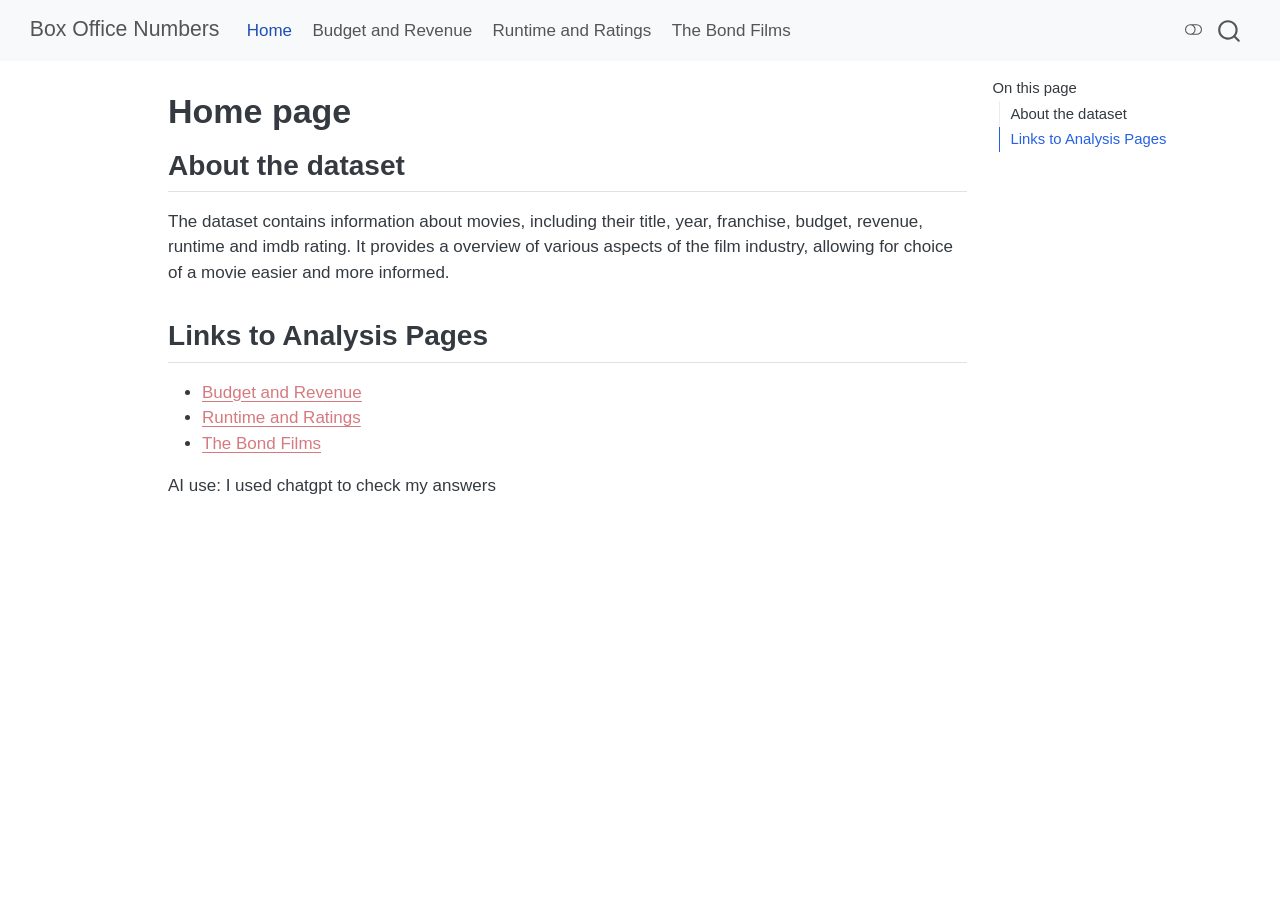
<file: index.html>
<!DOCTYPE html>
<html xmlns="http://www.w3.org/1999/xhtml" lang="en" xml:lang="en"><head>

<meta charset="utf-8">
<meta name="generator" content="quarto-1.10.18">

<meta name="viewport" content="width=device-width, initial-scale=1.0, user-scalable=yes">


<title>Home page – Box Office Numbers</title>
<style>
/* Default styles provided by pandoc.
** See https://pandoc.org/MANUAL.html#variables-for-html for config info.
*/
span.smallcaps{font-variant: small-caps;}
div.columns{display: flex; gap: 1.5em;}
div.column{flex: auto;}
@media screen {
div.columns{gap: min(4vw, 1.5em);}
div.column{overflow-x: auto;}
}
div.hanging-indent{margin-left: 1.5em; text-indent: -1.5em;}
ul.task-list{list-style: none;}
ul.task-list li input[type="checkbox"] {
  width: 0.8em;
  margin: 0 0.8em 0.2em -1em; /* quarto-specific, see https://github.com/quarto-dev/quarto-cli/issues/4556 */ 
  vertical-align: middle;
}
</style>


<script src="site_libs/quarto-nav/quarto-nav.js"></script>
<script src="site_libs/quarto-nav/headroom.min.js"></script>
<script src="site_libs/clipboard/clipboard.min.js"></script>
<script src="site_libs/quarto-search/autocomplete.umd.js"></script>
<script src="site_libs/quarto-search/fuse.min.js"></script>
<script src="site_libs/quarto-search/quarto-search.js"></script>
<meta name="quarto:offset" content="./">
<script src="site_libs/quarto-html/quarto.js" type="module"></script>
<script src="site_libs/quarto-html/tabsets/tabsets.js" type="module"></script>
<script src="site_libs/quarto-html/popper.min.js"></script>
<script src="site_libs/quarto-html/tippy.umd.min.js"></script>
<script src="site_libs/quarto-html/anchor.min.js"></script>
<link href="site_libs/quarto-html/tippy.css" rel="stylesheet">
<link href="site_libs/quarto-html/quarto-syntax-highlighting-64a204ab8560d761af7679ceaba22944.css" rel="stylesheet" class="quarto-color-scheme" id="quarto-text-highlighting-styles">
<link href="site_libs/quarto-html/quarto-syntax-highlighting-dark-b85bc7c33db8c58e0ec93c3465666fed.css" rel="stylesheet" class="quarto-color-scheme quarto-color-alternate" id="quarto-text-highlighting-styles">
<link href="site_libs/quarto-html/quarto-syntax-highlighting-64a204ab8560d761af7679ceaba22944.css" rel="stylesheet" class="quarto-color-scheme-extra" id="quarto-text-highlighting-styles">
<script src="site_libs/bootstrap/bootstrap.min.js"></script>
<link href="site_libs/bootstrap/bootstrap-icons.css" rel="stylesheet">
<link href="site_libs/bootstrap/bootstrap-445b8638c3d06994fee0907d791121c4.min.css" rel="stylesheet" append-hash="true" class="quarto-color-scheme" id="quarto-bootstrap" data-mode="light">
<link href="site_libs/bootstrap/bootstrap-dark-df07115ad9f15e2ef3479c789e6873c8.min.css" rel="stylesheet" append-hash="true" class="quarto-color-scheme quarto-color-alternate" id="quarto-bootstrap" data-mode="dark">
<link href="site_libs/bootstrap/bootstrap-445b8638c3d06994fee0907d791121c4.min.css" rel="stylesheet" append-hash="true" class="quarto-color-scheme-extra" id="quarto-bootstrap" data-mode="light">
<script id="quarto-search-options" type="application/json">{
  "location": "navbar",
  "copy-button": false,
  "collapse-after": 3,
  "panel-placement": "end",
  "type": "overlay",
  "limit": 50,
  "keyboard-shortcut": [
    "f",
    "/",
    "s"
  ],
  "show-item-context": false,
  "language": {
    "search-no-results-text": "No results",
    "search-matching-documents-text": "matching documents",
    "search-copy-link-title": "Copy link to search",
    "search-hide-matches-text": "Hide additional matches",
    "search-more-match-text": "more match in this document",
    "search-more-matches-text": "more matches in this document",
    "search-clear-button-title": "Clear",
    "search-text-placeholder": "",
    "search-detached-cancel-button-title": "Cancel",
    "search-submit-button-title": "Submit",
    "search-label": "Search"
  }
}</script>


<link rel="stylesheet" href="styles.css">
</head>

<body class="nav-fixed quarto-light"><script id="quarto-html-before-body" type="application/javascript">
    const toggleBodyColorMode = (bsSheetEl) => {
      const mode = bsSheetEl.getAttribute("data-mode");
      const bodyEl = window.document.querySelector("body");
      if (mode === "dark") {
        bodyEl.classList.add("quarto-dark");
        bodyEl.classList.remove("quarto-light");
      } else {
        bodyEl.classList.add("quarto-light");
        bodyEl.classList.remove("quarto-dark");
      }
    }
    const toggleBodyColorPrimary = () => {
      const bsSheetEl = window.document.querySelector("link#quarto-bootstrap:not([rel=disabled-stylesheet])");
      if (bsSheetEl) {
        toggleBodyColorMode(bsSheetEl);
      }
    }
    const setColorSchemeToggle = (alternate) => {
      const toggles = window.document.querySelectorAll('.quarto-color-scheme-toggle');
      for (let i=0; i < toggles.length; i++) {
        const toggle = toggles[i];
        if (toggle) {
          if (alternate) {
            toggle.classList.add("alternate");
          } else {
            toggle.classList.remove("alternate");
          }
        }
      }
    };
    const toggleColorMode = (alternate) => {
      // Switch the stylesheets
      const primaryStylesheets = window.document.querySelectorAll('link.quarto-color-scheme:not(.quarto-color-alternate)');
      const alternateStylesheets = window.document.querySelectorAll('link.quarto-color-scheme.quarto-color-alternate');
      manageTransitions('#quarto-margin-sidebar .nav-link', false);
      if (alternate) {
        // note: dark is layered on light, we don't disable primary!
        enableStylesheet(alternateStylesheets);
        for (const sheetNode of alternateStylesheets) {
          if (sheetNode.id === "quarto-bootstrap") {
            toggleBodyColorMode(sheetNode);
          }
        }
      } else {
        disableStylesheet(alternateStylesheets);
        enableStylesheet(primaryStylesheets)
        toggleBodyColorPrimary();
      }
      manageTransitions('#quarto-margin-sidebar .nav-link', true);
      // Switch the toggles
      setColorSchemeToggle(alternate)
      // Hack to workaround the fact that safari doesn't
      // properly recolor the scrollbar when toggling (#1455)
      if (navigator.userAgent.indexOf('Safari') > 0 && navigator.userAgent.indexOf('Chrome') == -1) {
        manageTransitions("body", false);
        window.scrollTo(0, 1);
        setTimeout(() => {
          window.scrollTo(0, 0);
          manageTransitions("body", true);
        }, 40);
      }
    }
    const disableStylesheet = (stylesheets) => {
      for (let i=0; i < stylesheets.length; i++) {
        const stylesheet = stylesheets[i];
        stylesheet.rel = 'disabled-stylesheet';
      }
    }
    const enableStylesheet = (stylesheets) => {
      for (let i=0; i < stylesheets.length; i++) {
        const stylesheet = stylesheets[i];
        if(stylesheet.rel !== 'stylesheet') { // for Chrome, which will still FOUC without this check
          stylesheet.rel = 'stylesheet';
        }
      }
    }
    const manageTransitions = (selector, allowTransitions) => {
      const els = window.document.querySelectorAll(selector);
      for (let i=0; i < els.length; i++) {
        const el = els[i];
        if (allowTransitions) {
          el.classList.remove('notransition');
        } else {
          el.classList.add('notransition');
        }
      }
    }
    const isFileUrl = () => {
      return window.location.protocol === 'file:';
    }
    const hasAlternateSentinel = () => {
      let styleSentinel = getColorSchemeSentinel();
      if (styleSentinel !== null) {
        return styleSentinel === "alternate";
      } else {
        return false;
      }
    }
    const setStyleSentinel = (alternate) => {
      const value = alternate ? "alternate" : "default";
      if (!isFileUrl()) {
        window.localStorage.setItem("quarto-color-scheme", value);
      } else {
        localAlternateSentinel = value;
      }
    }
    const getColorSchemeSentinel = () => {
      if (!isFileUrl()) {
        const storageValue = window.localStorage.getItem("quarto-color-scheme");
        return storageValue != null ? storageValue : localAlternateSentinel;
      } else {
        return localAlternateSentinel;
      }
    }
    const toggleGiscusIfUsed = (isAlternate, darkModeDefault) => {
      const baseTheme = document.querySelector('#giscus-base-theme')?.value ?? 'light';
      const alternateTheme = document.querySelector('#giscus-alt-theme')?.value ?? 'dark';
      let newTheme = '';
      if(authorPrefersDark) {
        newTheme = isAlternate ? baseTheme : alternateTheme;
      } else {
        newTheme = isAlternate ? alternateTheme : baseTheme;
      }
      const changeGiscusTheme = () => {
        // From: https://github.com/giscus/giscus/issues/336
        const sendMessage = (message) => {
          const iframe = document.querySelector('iframe.giscus-frame');
          if (!iframe) return;
          iframe.contentWindow.postMessage({ giscus: message }, 'https://giscus.app');
        }
        sendMessage({
          setConfig: {
            theme: newTheme
          }
        });
      }
      const isGiscussLoaded = window.document.querySelector('iframe.giscus-frame') !== null;
      if (isGiscussLoaded) {
        changeGiscusTheme();
      }
    };
    const authorPrefersDark = false;
    const darkModeDefault = authorPrefersDark;
      document.querySelector('link#quarto-text-highlighting-styles.quarto-color-scheme-extra').rel = 'disabled-stylesheet';
      document.querySelector('link#quarto-bootstrap.quarto-color-scheme-extra').rel = 'disabled-stylesheet';
    let localAlternateSentinel = darkModeDefault ? 'alternate' : 'default';
    // Dark / light mode switch
    window.quartoToggleColorScheme = () => {
      // Read the current dark / light value
      let toAlternate = !hasAlternateSentinel();
      toggleColorMode(toAlternate);
      setStyleSentinel(toAlternate);
      toggleGiscusIfUsed(toAlternate, darkModeDefault);
      window.dispatchEvent(new Event('resize'));
    };
    // Switch to dark mode if need be
    if (hasAlternateSentinel()) {
      toggleColorMode(true);
    } else {
      toggleColorMode(false);
    }
  </script>

<div id="quarto-search-results"></div>
  <header id="quarto-header" class="headroom fixed-top">
    <nav class="navbar navbar-expand-lg " data-bs-theme="dark">
      <div class="navbar-container container-fluid">
      <div class="navbar-brand-container mx-auto">
    <a class="navbar-brand" href="./index.html">
    <span class="navbar-title">Box Office Numbers</span>
    </a>
  </div>
            <div id="quarto-search" class="" title="Search"></div>
          <button class="navbar-toggler" type="button" data-bs-toggle="collapse" data-bs-target="#navbarCollapse" aria-controls="navbarCollapse" role="menu" aria-expanded="false" aria-label="Toggle navigation" onclick="if (window.quartoToggleHeadroom) { window.quartoToggleHeadroom(); }">
  <span class="navbar-toggler-icon"></span>
</button>
          <div class="collapse navbar-collapse" id="navbarCollapse">
            <ul class="navbar-nav navbar-nav-scroll me-auto">
  <li class="nav-item">
    <a class="nav-link active" href="./index.html" aria-current="page"> 
<span class="menu-text">Home</span></a>
  </li>  
  <li class="nav-item">
    <a class="nav-link" href="./budget-revenue.html"> 
<span class="menu-text">Budget and Revenue</span></a>
  </li>  
  <li class="nav-item">
    <a class="nav-link" href="./runtime-rating.html"> 
<span class="menu-text">Runtime and Ratings</span></a>
  </li>  
  <li class="nav-item">
    <a class="nav-link" href="./bond.html"> 
<span class="menu-text">The Bond Films</span></a>
  </li>  
</ul>
          </div> <!-- /navcollapse -->
            <div class="quarto-navbar-tools">
  <a href="" class="quarto-color-scheme-toggle quarto-navigation-tool  px-1" onclick="window.quartoToggleColorScheme(); return false;" title="Toggle dark mode"><i class="bi"></i></a>
</div>
      </div> <!-- /container-fluid -->
    </nav>
</header>
<!-- content -->
<div id="quarto-content" class="quarto-container page-columns page-rows-contents page-layout-article page-navbar">
<!-- sidebar -->
<!-- margin-sidebar -->
    <div id="quarto-margin-sidebar" class="sidebar margin-sidebar">
        <nav id="TOC" role="doc-toc" class="toc-active">
    <h2 id="toc-title">On this page</h2>
   
  <ul>
  <li><a href="#about-the-dataset" id="toc-about-the-dataset" class="nav-link active" data-scroll-target="#about-the-dataset">About the dataset</a></li>
  <li><a href="#links-to-analysis-pages" id="toc-links-to-analysis-pages" class="nav-link" data-scroll-target="#links-to-analysis-pages">Links to Analysis Pages</a></li>
  </ul>
</nav>
    </div>
<!-- main -->
<main class="content" id="quarto-document-content">


<header id="title-block-header" class="quarto-title-block default">
<div class="quarto-title">
<h1 class="title">Home page</h1>
</div>



<div class="quarto-title-meta">

    
  
    
  </div>
  


</header>


<section id="about-the-dataset" class="level2">
<h2 class="anchored" data-anchor-id="about-the-dataset">About the dataset</h2>
<p>The dataset contains information about movies, including their title, year, franchise, budget, revenue, runtime and imdb rating. It provides a overview of various aspects of the film industry, allowing for choice of a movie easier and more informed.</p>
</section>
<section id="links-to-analysis-pages" class="level2">
<h2 class="anchored" data-anchor-id="links-to-analysis-pages">Links to Analysis Pages</h2>
<ul>
<li><a href="./budget-revenue.html">Budget and Revenue</a></li>
<li><a href="./runtime-rating.html">Runtime and Ratings</a></li>
<li><a href="./bond.html">The Bond Films</a></li>
</ul>
<p>AI use: I used chatgpt to check my answers</p>


</section>

</main> <!-- /main -->
<script id="quarto-html-after-body" type="application/javascript">
  window.document.addEventListener("DOMContentLoaded", function (event) {
    // Ensure there is a toggle, if there isn't float one in the top right
    if (window.document.querySelector('.quarto-color-scheme-toggle') === null) {
      const a = window.document.createElement('a');
      a.classList.add('top-right');
      a.classList.add('quarto-color-scheme-toggle');
      a.href = "";
      a.onclick = function() { try { window.quartoToggleColorScheme(); } catch {} return false; };
      const i = window.document.createElement("i");
      i.classList.add('bi');
      a.appendChild(i);
      window.document.body.appendChild(a);
    }
    setColorSchemeToggle(hasAlternateSentinel())
    const icon = "";
    const anchorJS = new window.AnchorJS();
    anchorJS.options = {
      placement: 'right',
      icon: icon
    };
    anchorJS.add('.anchored');
    const isCodeAnnotation = (el) => {
      for (const clz of el.classList) {
        if (clz.startsWith('code-annotation-')) {                     
          return true;
        }
      }
      return false;
    }
    const onCopySuccess = function(e) {
      // button target
      const button = e.trigger;
      // don't keep focus
      button.blur();
      // flash "checked"
      button.classList.add('code-copy-button-checked');
      var currentTitle = button.getAttribute("title");
      button.setAttribute("title", "Copied!");
      let tooltip;
      if (window.bootstrap) {
        button.setAttribute("data-bs-toggle", "tooltip");
        button.setAttribute("data-bs-placement", "left");
        button.setAttribute("data-bs-title", "Copied!");
        tooltip = new bootstrap.Tooltip(button, 
          { trigger: "manual", 
            customClass: "code-copy-button-tooltip",
            offset: [0, -8]});
        tooltip.show();    
      }
      setTimeout(function() {
        if (tooltip) {
          tooltip.hide();
          button.removeAttribute("data-bs-title");
          button.removeAttribute("data-bs-toggle");
          button.removeAttribute("data-bs-placement");
        }
        button.setAttribute("title", currentTitle);
        button.classList.remove('code-copy-button-checked');
      }, 1000);
      // clear code selection
      e.clearSelection();
    }
    const getTextToCopy = function(trigger) {
      const outerScaffold = trigger.parentElement.cloneNode(true);
      const codeEl = outerScaffold.querySelector('code');
      for (const childEl of codeEl.children) {
        if (isCodeAnnotation(childEl)) {
          childEl.remove();
        }
      }
      return codeEl.innerText;
    }
    const clipboard = new window.ClipboardJS('.code-copy-button:not([data-in-quarto-modal])', {
      text: getTextToCopy
    });
    clipboard.on('success', onCopySuccess);
    if (window.document.getElementById('quarto-embedded-source-code-modal')) {
      const clipboardModal = new window.ClipboardJS('.code-copy-button[data-in-quarto-modal]', {
        text: getTextToCopy,
        container: window.document.getElementById('quarto-embedded-source-code-modal')
      });
      clipboardModal.on('success', onCopySuccess);
    }
      var localhostRegex = new RegExp(/^(?:http|https):\/\/localhost\:?[0-9]*\//);
      var mailtoRegex = new RegExp(/^mailto:/);
        var filterRegex = new RegExp("https:\/\/Cynthiah0503\.github\.io\/datasci350-quiz02\/");
      var isInternal = (href) => {
          return filterRegex.test(href) || localhostRegex.test(href) || mailtoRegex.test(href);
      }
      // Inspect non-navigation links and adorn them if external
     var links = window.document.querySelectorAll('a[href]:not(.nav-link):not(.navbar-brand):not(.toc-action):not(.sidebar-link):not(.sidebar-item-toggle):not(.pagination-link):not(.no-external):not([aria-hidden]):not(.dropdown-item):not(.quarto-navigation-tool):not(.about-link)');
      for (var i=0; i<links.length; i++) {
        const link = links[i];
        if (!isInternal(link.href)) {
          // undo the damage that might have been done by quarto-nav.js in the case of
          // links that we want to consider external
          if (link.dataset.originalHref !== undefined) {
            link.href = link.dataset.originalHref;
          }
        }
      }
    function tippyHover(el, contentFn, onTriggerFn, onUntriggerFn) {
      const config = {
        allowHTML: true,
        maxWidth: 500,
        delay: 100,
        arrow: false,
        appendTo: function(el) {
            return el.parentElement;
        },
        interactive: true,
        interactiveBorder: 10,
        theme: 'quarto',
        placement: 'bottom-start',
      };
      if (contentFn) {
        config.content = contentFn;
      }
      if (onTriggerFn) {
        config.onTrigger = onTriggerFn;
      }
      if (onUntriggerFn) {
        config.onUntrigger = onUntriggerFn;
      }
      window.tippy(el, config); 
    }
    const noterefs = window.document.querySelectorAll('a[role="doc-noteref"]');
    for (var i=0; i<noterefs.length; i++) {
      const ref = noterefs[i];
      tippyHover(ref, function() {
        // use id or data attribute instead here
        let href = ref.getAttribute('data-footnote-href') || ref.getAttribute('href');
        try { href = new URL(href).hash; } catch {}
        const id = href.replace(/^#\/?/, "");
        const note = window.document.getElementById(id);
        if (note) {
          return note.innerHTML;
        } else {
          return "";
        }
      });
    }
    const xrefs = window.document.querySelectorAll('a.quarto-xref');
    const processXRef = (id, note) => {
      // Strip column container classes
      const stripColumnClz = (el) => {
        el.classList.remove("page-full", "page-columns");
        if (el.children) {
          for (const child of el.children) {
            stripColumnClz(child);
          }
        }
      }
      stripColumnClz(note)
      if (id === null || id.startsWith('sec-')) {
        // Special case sections, only their first couple elements
        const container = document.createElement("div");
        if (note.children && note.children.length > 2) {
          container.appendChild(note.children[0].cloneNode(true));
          for (let i = 1; i < note.children.length; i++) {
            const child = note.children[i];
            if (child.tagName === "P" && child.innerText === "") {
              continue;
            } else {
              container.appendChild(child.cloneNode(true));
              break;
            }
          }
          if (window.Quarto?.typesetMath) {
            window.Quarto.typesetMath(container);
          }
          return container.innerHTML
        } else {
          if (window.Quarto?.typesetMath) {
            window.Quarto.typesetMath(note);
          }
          return note.innerHTML;
        }
      } else {
        // Remove any anchor links if they are present
        const anchorLink = note.querySelector('a.anchorjs-link');
        if (anchorLink) {
          anchorLink.remove();
        }
        if (window.Quarto?.typesetMath) {
          window.Quarto.typesetMath(note);
        }
        if (note.classList.contains("callout")) {
          return note.outerHTML;
        } else {
          return note.innerHTML;
        }
      }
    }
    for (var i=0; i<xrefs.length; i++) {
      const xref = xrefs[i];
      tippyHover(xref, undefined, function(instance) {
        instance.disable();
        let url = xref.getAttribute('href');
        let hash = undefined; 
        if (url.startsWith('#')) {
          hash = url;
        } else {
          try { hash = new URL(url).hash; } catch {}
        }
        if (hash) {
          const id = hash.replace(/^#\/?/, "");
          const note = window.document.getElementById(id);
          if (note !== null) {
            try {
              const html = processXRef(id, note.cloneNode(true));
              instance.setContent(html);
            } finally {
              instance.enable();
              instance.show();
            }
          } else {
            // See if we can fetch this
            fetch(url.split('#')[0])
            .then(res => res.text())
            .then(html => {
              const parser = new DOMParser();
              const htmlDoc = parser.parseFromString(html, "text/html");
              const note = htmlDoc.getElementById(id);
              if (note !== null) {
                const html = processXRef(id, note);
                instance.setContent(html);
              } 
            }).finally(() => {
              instance.enable();
              instance.show();
            });
          }
        } else {
          // See if we can fetch a full url (with no hash to target)
          // This is a special case and we should probably do some content thinning / targeting
          fetch(url)
          .then(res => res.text())
          .then(html => {
            const parser = new DOMParser();
            const htmlDoc = parser.parseFromString(html, "text/html");
            const note = htmlDoc.querySelector('main.content');
            if (note !== null) {
              // This should only happen for chapter cross references
              // (since there is no id in the URL)
              // remove the first header
              if (note.children.length > 0 && note.children[0].tagName === "HEADER") {
                note.children[0].remove();
              }
              const html = processXRef(null, note);
              instance.setContent(html);
            } 
          }).finally(() => {
            instance.enable();
            instance.show();
          });
        }
      }, function(instance) {
      });
    }
        let selectedAnnoteEl;
        const selectorForAnnotation = ( cell, annotation) => {
          let cellAttr = 'data-code-cell="' + cell + '"';
          let lineAttr = 'data-code-annotation="' +  annotation + '"';
          const selector = 'span[' + cellAttr + '][' + lineAttr + ']';
          return selector;
        }
        const selectCodeLines = (annoteEl) => {
          const doc = window.document;
          const targetCell = annoteEl.getAttribute("data-target-cell");
          const targetAnnotation = annoteEl.getAttribute("data-target-annotation");
          const annoteSpan = window.document.querySelector(selectorForAnnotation(targetCell, targetAnnotation));
          const lines = annoteSpan.getAttribute("data-code-lines").split(",");
          const lineIds = lines.map((line) => {
            return targetCell + "-" + line;
          })
          let top = null;
          let height = null;
          let parent = null;
          if (lineIds.length > 0) {
              //compute the position of the single el (top and bottom and make a div)
              const el = window.document.getElementById(lineIds[0]);
              top = el.offsetTop;
              height = el.offsetHeight;
              parent = el.parentElement.parentElement;
            if (lineIds.length > 1) {
              const lastEl = window.document.getElementById(lineIds[lineIds.length - 1]);
              const bottom = lastEl.offsetTop + lastEl.offsetHeight;
              height = bottom - top;
            }
            if (top !== null && height !== null && parent !== null) {
              // cook up a div (if necessary) and position it 
              let div = window.document.getElementById("code-annotation-line-highlight");
              if (div === null) {
                div = window.document.createElement("div");
                div.setAttribute("id", "code-annotation-line-highlight");
                div.style.position = 'absolute';
                parent.appendChild(div);
              }
              div.style.top = top - 2 + "px";
              div.style.height = height + 4 + "px";
              div.style.left = 0;
              let gutterDiv = window.document.getElementById("code-annotation-line-highlight-gutter");
              if (gutterDiv === null) {
                gutterDiv = window.document.createElement("div");
                gutterDiv.setAttribute("id", "code-annotation-line-highlight-gutter");
                gutterDiv.style.position = 'absolute';
                const codeCell = window.document.getElementById(targetCell);
                const gutter = codeCell.querySelector('.code-annotation-gutter');
                gutter.appendChild(gutterDiv);
              }
              gutterDiv.style.top = top - 2 + "px";
              gutterDiv.style.height = height + 4 + "px";
            }
            selectedAnnoteEl = annoteEl;
          }
        };
        const unselectCodeLines = () => {
          const elementsIds = ["code-annotation-line-highlight", "code-annotation-line-highlight-gutter"];
          elementsIds.forEach((elId) => {
            const div = window.document.getElementById(elId);
            if (div) {
              div.remove();
            }
          });
          selectedAnnoteEl = undefined;
        };
          // Handle positioning of the toggle
      window.addEventListener(
        "resize",
        throttle(() => {
          elRect = undefined;
          if (selectedAnnoteEl) {
            selectCodeLines(selectedAnnoteEl);
          }
        }, 10)
      );
      function throttle(fn, ms) {
      let throttle = false;
      let timer;
        return (...args) => {
          if(!throttle) { // first call gets through
              fn.apply(this, args);
              throttle = true;
          } else { // all the others get throttled
              if(timer) clearTimeout(timer); // cancel #2
              timer = setTimeout(() => {
                fn.apply(this, args);
                timer = throttle = false;
              }, ms);
          }
        };
      }
        // Attach click handler to the DT
        const annoteDls = window.document.querySelectorAll('dt[data-target-cell]');
        for (const annoteDlNode of annoteDls) {
          annoteDlNode.addEventListener('click', (event) => {
            const clickedEl = event.target;
            if (clickedEl !== selectedAnnoteEl) {
              unselectCodeLines();
              const activeEl = window.document.querySelector('dt[data-target-cell].code-annotation-active');
              if (activeEl) {
                activeEl.classList.remove('code-annotation-active');
              }
              selectCodeLines(clickedEl);
              clickedEl.classList.add('code-annotation-active');
            } else {
              // Unselect the line
              unselectCodeLines();
              clickedEl.classList.remove('code-annotation-active');
            }
          });
        }
    const findCites = (el) => {
      const parentEl = el.parentElement;
      if (parentEl) {
        const cites = parentEl.dataset.cites;
        if (cites) {
          return {
            el,
            cites: cites.split(' ')
          };
        } else {
          return findCites(el.parentElement)
        }
      } else {
        return undefined;
      }
    };
    var bibliorefs = window.document.querySelectorAll('a[role="doc-biblioref"]');
    for (var i=0; i<bibliorefs.length; i++) {
      const ref = bibliorefs[i];
      const citeInfo = findCites(ref);
      if (citeInfo) {
        tippyHover(citeInfo.el, function() {
          var popup = window.document.createElement('div');
          citeInfo.cites.forEach(function(cite) {
            var citeDiv = window.document.createElement('div');
            citeDiv.classList.add('hanging-indent');
            citeDiv.classList.add('csl-entry');
            var biblioDiv = window.document.getElementById('ref-' + cite);
            if (biblioDiv) {
              citeDiv.innerHTML = biblioDiv.innerHTML;
            }
            popup.appendChild(citeDiv);
          });
          return popup.innerHTML;
        });
      }
    }
  });
  </script>
</div> <!-- /content -->




</body></html>
</file>
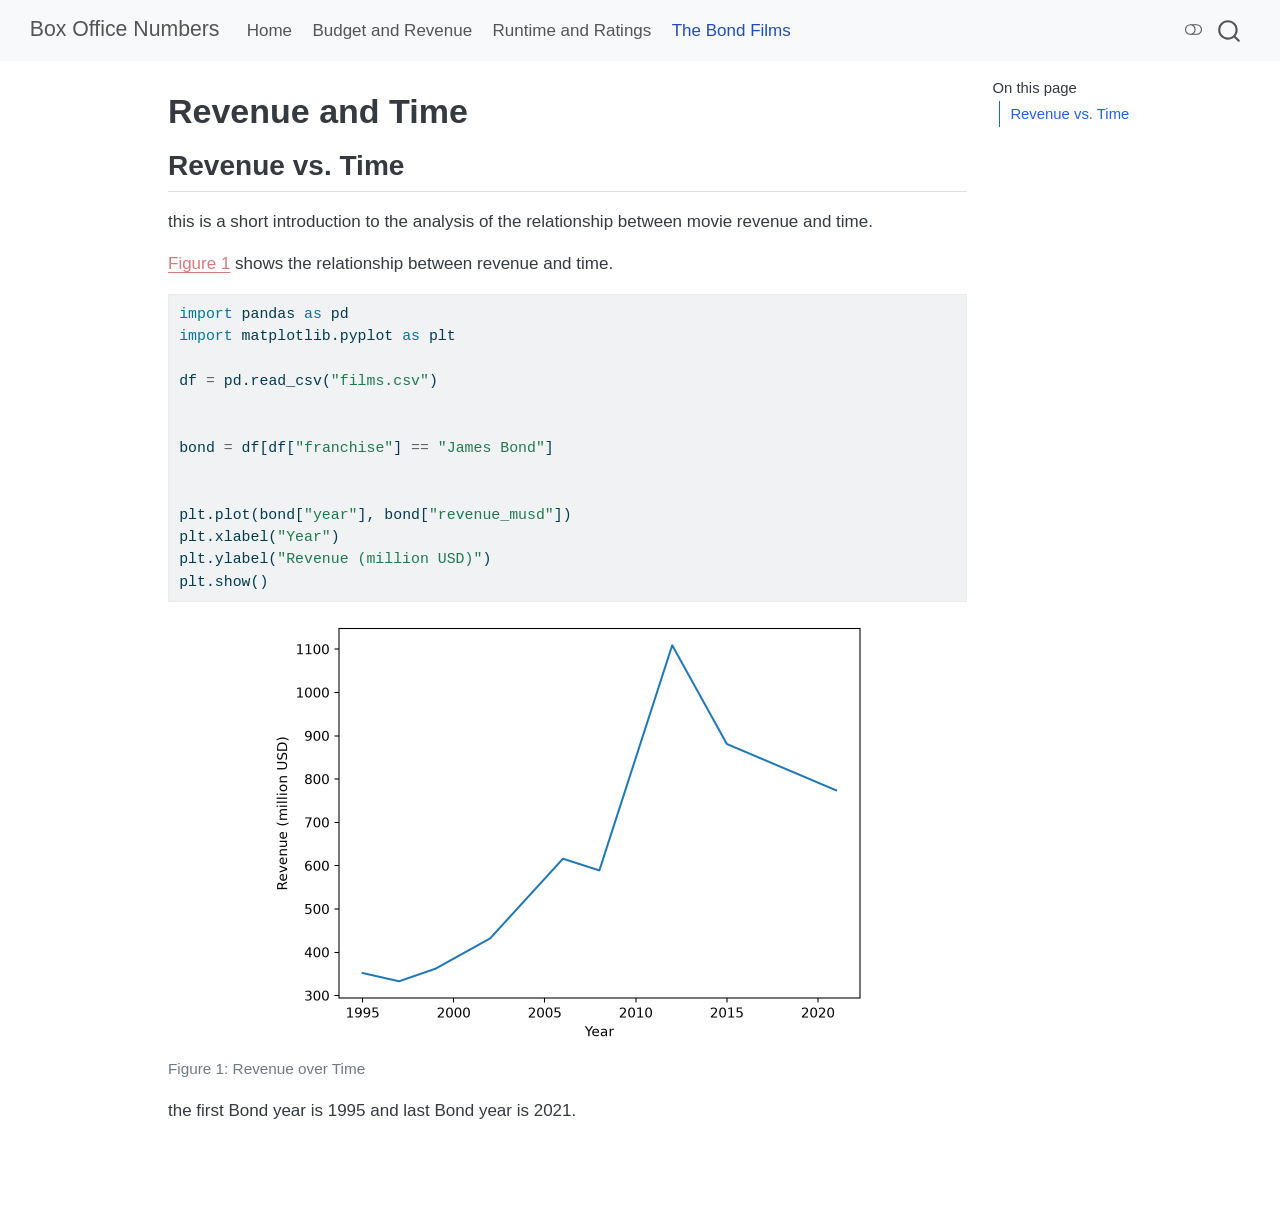
<file: bond.html>
<!DOCTYPE html>
<html xmlns="http://www.w3.org/1999/xhtml" lang="en" xml:lang="en"><head>

<meta charset="utf-8">
<meta name="generator" content="quarto-1.10.18">

<meta name="viewport" content="width=device-width, initial-scale=1.0, user-scalable=yes">


<title>Revenue and Time – Box Office Numbers</title>
<style>
/* Default styles provided by pandoc.
** See https://pandoc.org/MANUAL.html#variables-for-html for config info.
*/
span.smallcaps{font-variant: small-caps;}
div.columns{display: flex; gap: 1.5em;}
div.column{flex: auto;}
@media screen {
div.columns{gap: min(4vw, 1.5em);}
div.column{overflow-x: auto;}
}
div.hanging-indent{margin-left: 1.5em; text-indent: -1.5em;}
ul.task-list{list-style: none;}
ul.task-list li input[type="checkbox"] {
  width: 0.8em;
  margin: 0 0.8em 0.2em -1em; /* quarto-specific, see https://github.com/quarto-dev/quarto-cli/issues/4556 */ 
  vertical-align: middle;
}
/* CSS for syntax highlighting */
html { -webkit-text-size-adjust: 100%; }
pre > code.sourceCode { white-space: pre; position: relative; }
pre > code.sourceCode > span { display: inline-block; line-height: 1.25; }
pre > code.sourceCode > span:empty { height: 1.2em; }
.sourceCode { overflow: visible; }
code.sourceCode > span { color: inherit; text-decoration: inherit; }
div.sourceCode { margin: 1em 0; }
pre.sourceCode { margin: 0; }
@media screen {
div.sourceCode { overflow: auto; }
}
@media print {
pre > code.sourceCode { white-space: pre-wrap; }
pre > code.sourceCode > span { text-indent: -5em; padding-left: 5em; }
}
pre.numberSource code
  { counter-reset: source-line 0; }
pre.numberSource code > span
  { position: relative; left: -4em; counter-increment: source-line; }
pre.numberSource code > span > a:first-child::before
  { content: counter(source-line);
    position: relative; left: -1em; text-align: right; vertical-align: baseline;
    border: none; display: inline-block;
    -webkit-touch-callout: none; -webkit-user-select: none;
    -khtml-user-select: none; -moz-user-select: none;
    -ms-user-select: none; user-select: none;
    padding: 0 4px; width: 4em;
  }
pre.numberSource { margin-left: 3em;  padding-left: 4px; }
div.sourceCode
  {   }
@media screen {
pre > code.sourceCode > span > a:first-child::before { text-decoration: underline; }
}
</style>


<script src="site_libs/quarto-nav/quarto-nav.js"></script>
<script src="site_libs/quarto-nav/headroom.min.js"></script>
<script src="site_libs/clipboard/clipboard.min.js"></script>
<script src="site_libs/quarto-search/autocomplete.umd.js"></script>
<script src="site_libs/quarto-search/fuse.min.js"></script>
<script src="site_libs/quarto-search/quarto-search.js"></script>
<meta name="quarto:offset" content="./">
<script src="site_libs/quarto-html/quarto.js" type="module"></script>
<script src="site_libs/quarto-html/tabsets/tabsets.js" type="module"></script>
<script src="site_libs/quarto-html/popper.min.js"></script>
<script src="site_libs/quarto-html/tippy.umd.min.js"></script>
<script src="site_libs/quarto-html/anchor.min.js"></script>
<link href="site_libs/quarto-html/tippy.css" rel="stylesheet">
<link href="site_libs/quarto-html/quarto-syntax-highlighting-64a204ab8560d761af7679ceaba22944.css" rel="stylesheet" class="quarto-color-scheme" id="quarto-text-highlighting-styles">
<link href="site_libs/quarto-html/quarto-syntax-highlighting-dark-b85bc7c33db8c58e0ec93c3465666fed.css" rel="stylesheet" class="quarto-color-scheme quarto-color-alternate" id="quarto-text-highlighting-styles">
<link href="site_libs/quarto-html/quarto-syntax-highlighting-64a204ab8560d761af7679ceaba22944.css" rel="stylesheet" class="quarto-color-scheme-extra" id="quarto-text-highlighting-styles">
<script src="site_libs/bootstrap/bootstrap.min.js"></script>
<link href="site_libs/bootstrap/bootstrap-icons.css" rel="stylesheet">
<link href="site_libs/bootstrap/bootstrap-445b8638c3d06994fee0907d791121c4.min.css" rel="stylesheet" append-hash="true" class="quarto-color-scheme" id="quarto-bootstrap" data-mode="light">
<link href="site_libs/bootstrap/bootstrap-dark-df07115ad9f15e2ef3479c789e6873c8.min.css" rel="stylesheet" append-hash="true" class="quarto-color-scheme quarto-color-alternate" id="quarto-bootstrap" data-mode="dark">
<link href="site_libs/bootstrap/bootstrap-445b8638c3d06994fee0907d791121c4.min.css" rel="stylesheet" append-hash="true" class="quarto-color-scheme-extra" id="quarto-bootstrap" data-mode="light">
<script id="quarto-search-options" type="application/json">{
  "location": "navbar",
  "copy-button": false,
  "collapse-after": 3,
  "panel-placement": "end",
  "type": "overlay",
  "limit": 50,
  "keyboard-shortcut": [
    "f",
    "/",
    "s"
  ],
  "show-item-context": false,
  "language": {
    "search-no-results-text": "No results",
    "search-matching-documents-text": "matching documents",
    "search-copy-link-title": "Copy link to search",
    "search-hide-matches-text": "Hide additional matches",
    "search-more-match-text": "more match in this document",
    "search-more-matches-text": "more matches in this document",
    "search-clear-button-title": "Clear",
    "search-text-placeholder": "",
    "search-detached-cancel-button-title": "Cancel",
    "search-submit-button-title": "Submit",
    "search-label": "Search"
  }
}</script>


<link rel="stylesheet" href="styles.css">
</head>

<body class="nav-fixed quarto-light"><script id="quarto-html-before-body" type="application/javascript">
    const toggleBodyColorMode = (bsSheetEl) => {
      const mode = bsSheetEl.getAttribute("data-mode");
      const bodyEl = window.document.querySelector("body");
      if (mode === "dark") {
        bodyEl.classList.add("quarto-dark");
        bodyEl.classList.remove("quarto-light");
      } else {
        bodyEl.classList.add("quarto-light");
        bodyEl.classList.remove("quarto-dark");
      }
    }
    const toggleBodyColorPrimary = () => {
      const bsSheetEl = window.document.querySelector("link#quarto-bootstrap:not([rel=disabled-stylesheet])");
      if (bsSheetEl) {
        toggleBodyColorMode(bsSheetEl);
      }
    }
    const setColorSchemeToggle = (alternate) => {
      const toggles = window.document.querySelectorAll('.quarto-color-scheme-toggle');
      for (let i=0; i < toggles.length; i++) {
        const toggle = toggles[i];
        if (toggle) {
          if (alternate) {
            toggle.classList.add("alternate");
          } else {
            toggle.classList.remove("alternate");
          }
        }
      }
    };
    const toggleColorMode = (alternate) => {
      // Switch the stylesheets
      const primaryStylesheets = window.document.querySelectorAll('link.quarto-color-scheme:not(.quarto-color-alternate)');
      const alternateStylesheets = window.document.querySelectorAll('link.quarto-color-scheme.quarto-color-alternate');
      manageTransitions('#quarto-margin-sidebar .nav-link', false);
      if (alternate) {
        // note: dark is layered on light, we don't disable primary!
        enableStylesheet(alternateStylesheets);
        for (const sheetNode of alternateStylesheets) {
          if (sheetNode.id === "quarto-bootstrap") {
            toggleBodyColorMode(sheetNode);
          }
        }
      } else {
        disableStylesheet(alternateStylesheets);
        enableStylesheet(primaryStylesheets)
        toggleBodyColorPrimary();
      }
      manageTransitions('#quarto-margin-sidebar .nav-link', true);
      // Switch the toggles
      setColorSchemeToggle(alternate)
      // Hack to workaround the fact that safari doesn't
      // properly recolor the scrollbar when toggling (#1455)
      if (navigator.userAgent.indexOf('Safari') > 0 && navigator.userAgent.indexOf('Chrome') == -1) {
        manageTransitions("body", false);
        window.scrollTo(0, 1);
        setTimeout(() => {
          window.scrollTo(0, 0);
          manageTransitions("body", true);
        }, 40);
      }
    }
    const disableStylesheet = (stylesheets) => {
      for (let i=0; i < stylesheets.length; i++) {
        const stylesheet = stylesheets[i];
        stylesheet.rel = 'disabled-stylesheet';
      }
    }
    const enableStylesheet = (stylesheets) => {
      for (let i=0; i < stylesheets.length; i++) {
        const stylesheet = stylesheets[i];
        if(stylesheet.rel !== 'stylesheet') { // for Chrome, which will still FOUC without this check
          stylesheet.rel = 'stylesheet';
        }
      }
    }
    const manageTransitions = (selector, allowTransitions) => {
      const els = window.document.querySelectorAll(selector);
      for (let i=0; i < els.length; i++) {
        const el = els[i];
        if (allowTransitions) {
          el.classList.remove('notransition');
        } else {
          el.classList.add('notransition');
        }
      }
    }
    const isFileUrl = () => {
      return window.location.protocol === 'file:';
    }
    const hasAlternateSentinel = () => {
      let styleSentinel = getColorSchemeSentinel();
      if (styleSentinel !== null) {
        return styleSentinel === "alternate";
      } else {
        return false;
      }
    }
    const setStyleSentinel = (alternate) => {
      const value = alternate ? "alternate" : "default";
      if (!isFileUrl()) {
        window.localStorage.setItem("quarto-color-scheme", value);
      } else {
        localAlternateSentinel = value;
      }
    }
    const getColorSchemeSentinel = () => {
      if (!isFileUrl()) {
        const storageValue = window.localStorage.getItem("quarto-color-scheme");
        return storageValue != null ? storageValue : localAlternateSentinel;
      } else {
        return localAlternateSentinel;
      }
    }
    const toggleGiscusIfUsed = (isAlternate, darkModeDefault) => {
      const baseTheme = document.querySelector('#giscus-base-theme')?.value ?? 'light';
      const alternateTheme = document.querySelector('#giscus-alt-theme')?.value ?? 'dark';
      let newTheme = '';
      if(authorPrefersDark) {
        newTheme = isAlternate ? baseTheme : alternateTheme;
      } else {
        newTheme = isAlternate ? alternateTheme : baseTheme;
      }
      const changeGiscusTheme = () => {
        // From: https://github.com/giscus/giscus/issues/336
        const sendMessage = (message) => {
          const iframe = document.querySelector('iframe.giscus-frame');
          if (!iframe) return;
          iframe.contentWindow.postMessage({ giscus: message }, 'https://giscus.app');
        }
        sendMessage({
          setConfig: {
            theme: newTheme
          }
        });
      }
      const isGiscussLoaded = window.document.querySelector('iframe.giscus-frame') !== null;
      if (isGiscussLoaded) {
        changeGiscusTheme();
      }
    };
    const authorPrefersDark = false;
    const darkModeDefault = authorPrefersDark;
      document.querySelector('link#quarto-text-highlighting-styles.quarto-color-scheme-extra').rel = 'disabled-stylesheet';
      document.querySelector('link#quarto-bootstrap.quarto-color-scheme-extra').rel = 'disabled-stylesheet';
    let localAlternateSentinel = darkModeDefault ? 'alternate' : 'default';
    // Dark / light mode switch
    window.quartoToggleColorScheme = () => {
      // Read the current dark / light value
      let toAlternate = !hasAlternateSentinel();
      toggleColorMode(toAlternate);
      setStyleSentinel(toAlternate);
      toggleGiscusIfUsed(toAlternate, darkModeDefault);
      window.dispatchEvent(new Event('resize'));
    };
    // Switch to dark mode if need be
    if (hasAlternateSentinel()) {
      toggleColorMode(true);
    } else {
      toggleColorMode(false);
    }
  </script>

<div id="quarto-search-results"></div>
  <header id="quarto-header" class="headroom fixed-top">
    <nav class="navbar navbar-expand-lg " data-bs-theme="dark">
      <div class="navbar-container container-fluid">
      <div class="navbar-brand-container mx-auto">
    <a class="navbar-brand" href="./index.html">
    <span class="navbar-title">Box Office Numbers</span>
    </a>
  </div>
            <div id="quarto-search" class="" title="Search"></div>
          <button class="navbar-toggler" type="button" data-bs-toggle="collapse" data-bs-target="#navbarCollapse" aria-controls="navbarCollapse" role="menu" aria-expanded="false" aria-label="Toggle navigation" onclick="if (window.quartoToggleHeadroom) { window.quartoToggleHeadroom(); }">
  <span class="navbar-toggler-icon"></span>
</button>
          <div class="collapse navbar-collapse" id="navbarCollapse">
            <ul class="navbar-nav navbar-nav-scroll me-auto">
  <li class="nav-item">
    <a class="nav-link" href="./index.html"> 
<span class="menu-text">Home</span></a>
  </li>  
  <li class="nav-item">
    <a class="nav-link" href="./budget-revenue.html"> 
<span class="menu-text">Budget and Revenue</span></a>
  </li>  
  <li class="nav-item">
    <a class="nav-link" href="./runtime-rating.html"> 
<span class="menu-text">Runtime and Ratings</span></a>
  </li>  
  <li class="nav-item">
    <a class="nav-link active" href="./bond.html" aria-current="page"> 
<span class="menu-text">The Bond Films</span></a>
  </li>  
</ul>
          </div> <!-- /navcollapse -->
            <div class="quarto-navbar-tools">
  <a href="" class="quarto-color-scheme-toggle quarto-navigation-tool  px-1" onclick="window.quartoToggleColorScheme(); return false;" title="Toggle dark mode"><i class="bi"></i></a>
</div>
      </div> <!-- /container-fluid -->
    </nav>
</header>
<!-- content -->
<div id="quarto-content" class="quarto-container page-columns page-rows-contents page-layout-article page-navbar">
<!-- sidebar -->
<!-- margin-sidebar -->
    <div id="quarto-margin-sidebar" class="sidebar margin-sidebar">
        <nav id="TOC" role="doc-toc" class="toc-active">
    <h2 id="toc-title">On this page</h2>
   
  <ul>
  <li><a href="#revenue-vs.-time" id="toc-revenue-vs.-time" class="nav-link active" data-scroll-target="#revenue-vs.-time">Revenue vs.&nbsp;Time</a></li>
  </ul>
</nav>
    </div>
<!-- main -->
<main class="content" id="quarto-document-content">


<header id="title-block-header" class="quarto-title-block default">
<div class="quarto-title">
<h1 class="title">Revenue and Time</h1>
</div>



<div class="quarto-title-meta">

    
  
    
  </div>
  


</header>


<section id="revenue-vs.-time" class="level2">
<h2 class="anchored" data-anchor-id="revenue-vs.-time">Revenue vs.&nbsp;Time</h2>
<p>this is a short introduction to the analysis of the relationship between movie revenue and time.</p>
<p><a href="#fig-bond" class="quarto-xref">Figure&nbsp;1</a> shows the relationship between revenue and time.</p>
<div id="cell-fig-bond" class="cell" data-execution_count="1">
<div class="code-copy-outer-scaffold"><div class="sourceCode cell-code" id="cb1"><pre class="sourceCode python code-with-copy"><code class="sourceCode python"><span id="cb1-1"><a href="#cb1-1" aria-hidden="true" tabindex="-1"></a><span class="im">import</span> pandas <span class="im">as</span> pd</span>
<span id="cb1-2"><a href="#cb1-2" aria-hidden="true" tabindex="-1"></a><span class="im">import</span> matplotlib.pyplot <span class="im">as</span> plt</span>
<span id="cb1-3"><a href="#cb1-3" aria-hidden="true" tabindex="-1"></a></span>
<span id="cb1-4"><a href="#cb1-4" aria-hidden="true" tabindex="-1"></a>df <span class="op">=</span> pd.read_csv(<span class="st">"films.csv"</span>)</span>
<span id="cb1-5"><a href="#cb1-5" aria-hidden="true" tabindex="-1"></a></span>
<span id="cb1-6"><a href="#cb1-6" aria-hidden="true" tabindex="-1"></a></span>
<span id="cb1-7"><a href="#cb1-7" aria-hidden="true" tabindex="-1"></a>bond <span class="op">=</span> df[df[<span class="st">"franchise"</span>] <span class="op">==</span> <span class="st">"James Bond"</span>]</span>
<span id="cb1-8"><a href="#cb1-8" aria-hidden="true" tabindex="-1"></a></span>
<span id="cb1-9"><a href="#cb1-9" aria-hidden="true" tabindex="-1"></a></span>
<span id="cb1-10"><a href="#cb1-10" aria-hidden="true" tabindex="-1"></a>plt.plot(bond[<span class="st">"year"</span>], bond[<span class="st">"revenue_musd"</span>])</span>
<span id="cb1-11"><a href="#cb1-11" aria-hidden="true" tabindex="-1"></a>plt.xlabel(<span class="st">"Year"</span>)</span>
<span id="cb1-12"><a href="#cb1-12" aria-hidden="true" tabindex="-1"></a>plt.ylabel(<span class="st">"Revenue (million USD)"</span>)</span>
<span id="cb1-13"><a href="#cb1-13" aria-hidden="true" tabindex="-1"></a>plt.show()</span></code></pre></div><button title="Copy to Clipboard" class="code-copy-button"><i class="bi"></i></button></div>
<div class="cell-output cell-output-display">
<div id="fig-bond" class="quarto-float quarto-figure quarto-figure-center anchored">
<figure class="quarto-float quarto-float-fig figure">
<div aria-describedby="fig-bond-caption-0ceaefa1-69ba-4598-a22c-09a6ac19f8ca">
<img src="bond_files/figure-html/fig-bond-output-1.png" width="602" height="430" class="figure-img">
</div>
<figcaption class="quarto-float-caption-bottom quarto-float-caption quarto-float-fig" id="fig-bond-caption-0ceaefa1-69ba-4598-a22c-09a6ac19f8ca">
Figure&nbsp;1: Revenue over Time
</figcaption>
</figure>
</div>
</div>
</div>
<p>the first Bond year is 1995 and last Bond year is 2021.</p>


</section>

</main> <!-- /main -->
<script id="quarto-html-after-body" type="application/javascript">
  window.document.addEventListener("DOMContentLoaded", function (event) {
    // Ensure there is a toggle, if there isn't float one in the top right
    if (window.document.querySelector('.quarto-color-scheme-toggle') === null) {
      const a = window.document.createElement('a');
      a.classList.add('top-right');
      a.classList.add('quarto-color-scheme-toggle');
      a.href = "";
      a.onclick = function() { try { window.quartoToggleColorScheme(); } catch {} return false; };
      const i = window.document.createElement("i");
      i.classList.add('bi');
      a.appendChild(i);
      window.document.body.appendChild(a);
    }
    setColorSchemeToggle(hasAlternateSentinel())
    const icon = "";
    const anchorJS = new window.AnchorJS();
    anchorJS.options = {
      placement: 'right',
      icon: icon
    };
    anchorJS.add('.anchored');
    const isCodeAnnotation = (el) => {
      for (const clz of el.classList) {
        if (clz.startsWith('code-annotation-')) {                     
          return true;
        }
      }
      return false;
    }
    const onCopySuccess = function(e) {
      // button target
      const button = e.trigger;
      // don't keep focus
      button.blur();
      // flash "checked"
      button.classList.add('code-copy-button-checked');
      var currentTitle = button.getAttribute("title");
      button.setAttribute("title", "Copied!");
      let tooltip;
      if (window.bootstrap) {
        button.setAttribute("data-bs-toggle", "tooltip");
        button.setAttribute("data-bs-placement", "left");
        button.setAttribute("data-bs-title", "Copied!");
        tooltip = new bootstrap.Tooltip(button, 
          { trigger: "manual", 
            customClass: "code-copy-button-tooltip",
            offset: [0, -8]});
        tooltip.show();    
      }
      setTimeout(function() {
        if (tooltip) {
          tooltip.hide();
          button.removeAttribute("data-bs-title");
          button.removeAttribute("data-bs-toggle");
          button.removeAttribute("data-bs-placement");
        }
        button.setAttribute("title", currentTitle);
        button.classList.remove('code-copy-button-checked');
      }, 1000);
      // clear code selection
      e.clearSelection();
    }
    const getTextToCopy = function(trigger) {
      const outerScaffold = trigger.parentElement.cloneNode(true);
      const codeEl = outerScaffold.querySelector('code');
      for (const childEl of codeEl.children) {
        if (isCodeAnnotation(childEl)) {
          childEl.remove();
        }
      }
      return codeEl.innerText;
    }
    const clipboard = new window.ClipboardJS('.code-copy-button:not([data-in-quarto-modal])', {
      text: getTextToCopy
    });
    clipboard.on('success', onCopySuccess);
    if (window.document.getElementById('quarto-embedded-source-code-modal')) {
      const clipboardModal = new window.ClipboardJS('.code-copy-button[data-in-quarto-modal]', {
        text: getTextToCopy,
        container: window.document.getElementById('quarto-embedded-source-code-modal')
      });
      clipboardModal.on('success', onCopySuccess);
    }
      var localhostRegex = new RegExp(/^(?:http|https):\/\/localhost\:?[0-9]*\//);
      var mailtoRegex = new RegExp(/^mailto:/);
        var filterRegex = new RegExp("https:\/\/Cynthiah0503\.github\.io\/datasci350-quiz02\/");
      var isInternal = (href) => {
          return filterRegex.test(href) || localhostRegex.test(href) || mailtoRegex.test(href);
      }
      // Inspect non-navigation links and adorn them if external
     var links = window.document.querySelectorAll('a[href]:not(.nav-link):not(.navbar-brand):not(.toc-action):not(.sidebar-link):not(.sidebar-item-toggle):not(.pagination-link):not(.no-external):not([aria-hidden]):not(.dropdown-item):not(.quarto-navigation-tool):not(.about-link)');
      for (var i=0; i<links.length; i++) {
        const link = links[i];
        if (!isInternal(link.href)) {
          // undo the damage that might have been done by quarto-nav.js in the case of
          // links that we want to consider external
          if (link.dataset.originalHref !== undefined) {
            link.href = link.dataset.originalHref;
          }
        }
      }
    function tippyHover(el, contentFn, onTriggerFn, onUntriggerFn) {
      const config = {
        allowHTML: true,
        maxWidth: 500,
        delay: 100,
        arrow: false,
        appendTo: function(el) {
            return el.parentElement;
        },
        interactive: true,
        interactiveBorder: 10,
        theme: 'quarto',
        placement: 'bottom-start',
      };
      if (contentFn) {
        config.content = contentFn;
      }
      if (onTriggerFn) {
        config.onTrigger = onTriggerFn;
      }
      if (onUntriggerFn) {
        config.onUntrigger = onUntriggerFn;
      }
      window.tippy(el, config); 
    }
    const noterefs = window.document.querySelectorAll('a[role="doc-noteref"]');
    for (var i=0; i<noterefs.length; i++) {
      const ref = noterefs[i];
      tippyHover(ref, function() {
        // use id or data attribute instead here
        let href = ref.getAttribute('data-footnote-href') || ref.getAttribute('href');
        try { href = new URL(href).hash; } catch {}
        const id = href.replace(/^#\/?/, "");
        const note = window.document.getElementById(id);
        if (note) {
          return note.innerHTML;
        } else {
          return "";
        }
      });
    }
    const xrefs = window.document.querySelectorAll('a.quarto-xref');
    const processXRef = (id, note) => {
      // Strip column container classes
      const stripColumnClz = (el) => {
        el.classList.remove("page-full", "page-columns");
        if (el.children) {
          for (const child of el.children) {
            stripColumnClz(child);
          }
        }
      }
      stripColumnClz(note)
      if (id === null || id.startsWith('sec-')) {
        // Special case sections, only their first couple elements
        const container = document.createElement("div");
        if (note.children && note.children.length > 2) {
          container.appendChild(note.children[0].cloneNode(true));
          for (let i = 1; i < note.children.length; i++) {
            const child = note.children[i];
            if (child.tagName === "P" && child.innerText === "") {
              continue;
            } else {
              container.appendChild(child.cloneNode(true));
              break;
            }
          }
          if (window.Quarto?.typesetMath) {
            window.Quarto.typesetMath(container);
          }
          return container.innerHTML
        } else {
          if (window.Quarto?.typesetMath) {
            window.Quarto.typesetMath(note);
          }
          return note.innerHTML;
        }
      } else {
        // Remove any anchor links if they are present
        const anchorLink = note.querySelector('a.anchorjs-link');
        if (anchorLink) {
          anchorLink.remove();
        }
        if (window.Quarto?.typesetMath) {
          window.Quarto.typesetMath(note);
        }
        if (note.classList.contains("callout")) {
          return note.outerHTML;
        } else {
          return note.innerHTML;
        }
      }
    }
    for (var i=0; i<xrefs.length; i++) {
      const xref = xrefs[i];
      tippyHover(xref, undefined, function(instance) {
        instance.disable();
        let url = xref.getAttribute('href');
        let hash = undefined; 
        if (url.startsWith('#')) {
          hash = url;
        } else {
          try { hash = new URL(url).hash; } catch {}
        }
        if (hash) {
          const id = hash.replace(/^#\/?/, "");
          const note = window.document.getElementById(id);
          if (note !== null) {
            try {
              const html = processXRef(id, note.cloneNode(true));
              instance.setContent(html);
            } finally {
              instance.enable();
              instance.show();
            }
          } else {
            // See if we can fetch this
            fetch(url.split('#')[0])
            .then(res => res.text())
            .then(html => {
              const parser = new DOMParser();
              const htmlDoc = parser.parseFromString(html, "text/html");
              const note = htmlDoc.getElementById(id);
              if (note !== null) {
                const html = processXRef(id, note);
                instance.setContent(html);
              } 
            }).finally(() => {
              instance.enable();
              instance.show();
            });
          }
        } else {
          // See if we can fetch a full url (with no hash to target)
          // This is a special case and we should probably do some content thinning / targeting
          fetch(url)
          .then(res => res.text())
          .then(html => {
            const parser = new DOMParser();
            const htmlDoc = parser.parseFromString(html, "text/html");
            const note = htmlDoc.querySelector('main.content');
            if (note !== null) {
              // This should only happen for chapter cross references
              // (since there is no id in the URL)
              // remove the first header
              if (note.children.length > 0 && note.children[0].tagName === "HEADER") {
                note.children[0].remove();
              }
              const html = processXRef(null, note);
              instance.setContent(html);
            } 
          }).finally(() => {
            instance.enable();
            instance.show();
          });
        }
      }, function(instance) {
      });
    }
        let selectedAnnoteEl;
        const selectorForAnnotation = ( cell, annotation) => {
          let cellAttr = 'data-code-cell="' + cell + '"';
          let lineAttr = 'data-code-annotation="' +  annotation + '"';
          const selector = 'span[' + cellAttr + '][' + lineAttr + ']';
          return selector;
        }
        const selectCodeLines = (annoteEl) => {
          const doc = window.document;
          const targetCell = annoteEl.getAttribute("data-target-cell");
          const targetAnnotation = annoteEl.getAttribute("data-target-annotation");
          const annoteSpan = window.document.querySelector(selectorForAnnotation(targetCell, targetAnnotation));
          const lines = annoteSpan.getAttribute("data-code-lines").split(",");
          const lineIds = lines.map((line) => {
            return targetCell + "-" + line;
          })
          let top = null;
          let height = null;
          let parent = null;
          if (lineIds.length > 0) {
              //compute the position of the single el (top and bottom and make a div)
              const el = window.document.getElementById(lineIds[0]);
              top = el.offsetTop;
              height = el.offsetHeight;
              parent = el.parentElement.parentElement;
            if (lineIds.length > 1) {
              const lastEl = window.document.getElementById(lineIds[lineIds.length - 1]);
              const bottom = lastEl.offsetTop + lastEl.offsetHeight;
              height = bottom - top;
            }
            if (top !== null && height !== null && parent !== null) {
              // cook up a div (if necessary) and position it 
              let div = window.document.getElementById("code-annotation-line-highlight");
              if (div === null) {
                div = window.document.createElement("div");
                div.setAttribute("id", "code-annotation-line-highlight");
                div.style.position = 'absolute';
                parent.appendChild(div);
              }
              div.style.top = top - 2 + "px";
              div.style.height = height + 4 + "px";
              div.style.left = 0;
              let gutterDiv = window.document.getElementById("code-annotation-line-highlight-gutter");
              if (gutterDiv === null) {
                gutterDiv = window.document.createElement("div");
                gutterDiv.setAttribute("id", "code-annotation-line-highlight-gutter");
                gutterDiv.style.position = 'absolute';
                const codeCell = window.document.getElementById(targetCell);
                const gutter = codeCell.querySelector('.code-annotation-gutter');
                gutter.appendChild(gutterDiv);
              }
              gutterDiv.style.top = top - 2 + "px";
              gutterDiv.style.height = height + 4 + "px";
            }
            selectedAnnoteEl = annoteEl;
          }
        };
        const unselectCodeLines = () => {
          const elementsIds = ["code-annotation-line-highlight", "code-annotation-line-highlight-gutter"];
          elementsIds.forEach((elId) => {
            const div = window.document.getElementById(elId);
            if (div) {
              div.remove();
            }
          });
          selectedAnnoteEl = undefined;
        };
          // Handle positioning of the toggle
      window.addEventListener(
        "resize",
        throttle(() => {
          elRect = undefined;
          if (selectedAnnoteEl) {
            selectCodeLines(selectedAnnoteEl);
          }
        }, 10)
      );
      function throttle(fn, ms) {
      let throttle = false;
      let timer;
        return (...args) => {
          if(!throttle) { // first call gets through
              fn.apply(this, args);
              throttle = true;
          } else { // all the others get throttled
              if(timer) clearTimeout(timer); // cancel #2
              timer = setTimeout(() => {
                fn.apply(this, args);
                timer = throttle = false;
              }, ms);
          }
        };
      }
        // Attach click handler to the DT
        const annoteDls = window.document.querySelectorAll('dt[data-target-cell]');
        for (const annoteDlNode of annoteDls) {
          annoteDlNode.addEventListener('click', (event) => {
            const clickedEl = event.target;
            if (clickedEl !== selectedAnnoteEl) {
              unselectCodeLines();
              const activeEl = window.document.querySelector('dt[data-target-cell].code-annotation-active');
              if (activeEl) {
                activeEl.classList.remove('code-annotation-active');
              }
              selectCodeLines(clickedEl);
              clickedEl.classList.add('code-annotation-active');
            } else {
              // Unselect the line
              unselectCodeLines();
              clickedEl.classList.remove('code-annotation-active');
            }
          });
        }
    const findCites = (el) => {
      const parentEl = el.parentElement;
      if (parentEl) {
        const cites = parentEl.dataset.cites;
        if (cites) {
          return {
            el,
            cites: cites.split(' ')
          };
        } else {
          return findCites(el.parentElement)
        }
      } else {
        return undefined;
      }
    };
    var bibliorefs = window.document.querySelectorAll('a[role="doc-biblioref"]');
    for (var i=0; i<bibliorefs.length; i++) {
      const ref = bibliorefs[i];
      const citeInfo = findCites(ref);
      if (citeInfo) {
        tippyHover(citeInfo.el, function() {
          var popup = window.document.createElement('div');
          citeInfo.cites.forEach(function(cite) {
            var citeDiv = window.document.createElement('div');
            citeDiv.classList.add('hanging-indent');
            citeDiv.classList.add('csl-entry');
            var biblioDiv = window.document.getElementById('ref-' + cite);
            if (biblioDiv) {
              citeDiv.innerHTML = biblioDiv.innerHTML;
            }
            popup.appendChild(citeDiv);
          });
          return popup.innerHTML;
        });
      }
    }
  });
  </script>
</div> <!-- /content -->




</body></html>
</file>
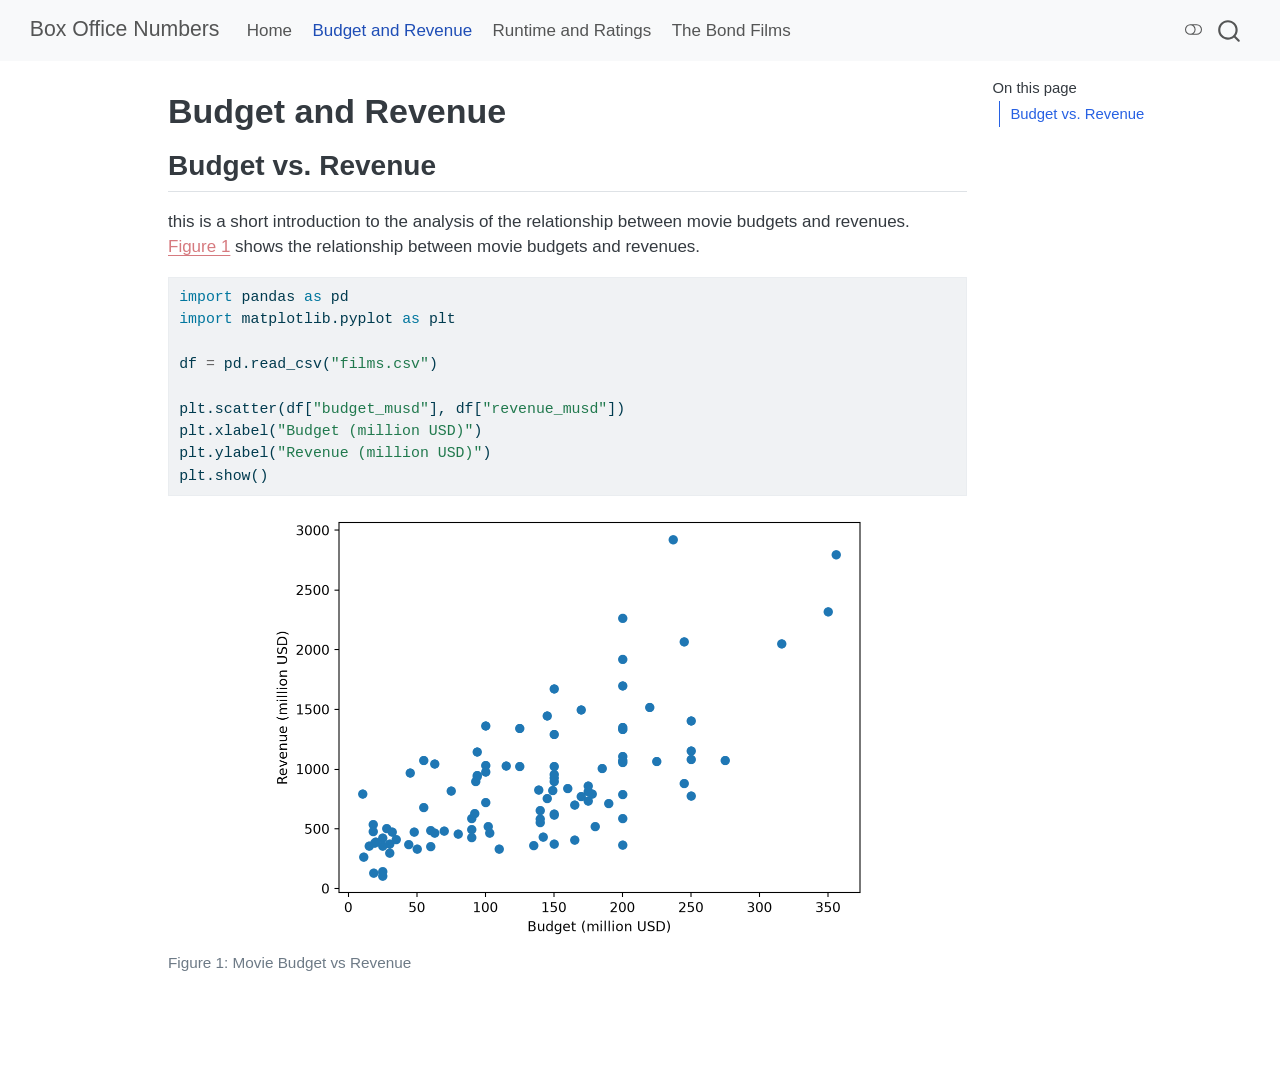
<file: budget-revenue.html>
<!DOCTYPE html>
<html xmlns="http://www.w3.org/1999/xhtml" lang="en" xml:lang="en"><head>

<meta charset="utf-8">
<meta name="generator" content="quarto-1.10.18">

<meta name="viewport" content="width=device-width, initial-scale=1.0, user-scalable=yes">


<title>Budget and Revenue – Box Office Numbers</title>
<style>
/* Default styles provided by pandoc.
** See https://pandoc.org/MANUAL.html#variables-for-html for config info.
*/
span.smallcaps{font-variant: small-caps;}
div.columns{display: flex; gap: 1.5em;}
div.column{flex: auto;}
@media screen {
div.columns{gap: min(4vw, 1.5em);}
div.column{overflow-x: auto;}
}
div.hanging-indent{margin-left: 1.5em; text-indent: -1.5em;}
ul.task-list{list-style: none;}
ul.task-list li input[type="checkbox"] {
  width: 0.8em;
  margin: 0 0.8em 0.2em -1em; /* quarto-specific, see https://github.com/quarto-dev/quarto-cli/issues/4556 */ 
  vertical-align: middle;
}
/* CSS for syntax highlighting */
html { -webkit-text-size-adjust: 100%; }
pre > code.sourceCode { white-space: pre; position: relative; }
pre > code.sourceCode > span { display: inline-block; line-height: 1.25; }
pre > code.sourceCode > span:empty { height: 1.2em; }
.sourceCode { overflow: visible; }
code.sourceCode > span { color: inherit; text-decoration: inherit; }
div.sourceCode { margin: 1em 0; }
pre.sourceCode { margin: 0; }
@media screen {
div.sourceCode { overflow: auto; }
}
@media print {
pre > code.sourceCode { white-space: pre-wrap; }
pre > code.sourceCode > span { text-indent: -5em; padding-left: 5em; }
}
pre.numberSource code
  { counter-reset: source-line 0; }
pre.numberSource code > span
  { position: relative; left: -4em; counter-increment: source-line; }
pre.numberSource code > span > a:first-child::before
  { content: counter(source-line);
    position: relative; left: -1em; text-align: right; vertical-align: baseline;
    border: none; display: inline-block;
    -webkit-touch-callout: none; -webkit-user-select: none;
    -khtml-user-select: none; -moz-user-select: none;
    -ms-user-select: none; user-select: none;
    padding: 0 4px; width: 4em;
  }
pre.numberSource { margin-left: 3em;  padding-left: 4px; }
div.sourceCode
  {   }
@media screen {
pre > code.sourceCode > span > a:first-child::before { text-decoration: underline; }
}
</style>


<script src="site_libs/quarto-nav/quarto-nav.js"></script>
<script src="site_libs/quarto-nav/headroom.min.js"></script>
<script src="site_libs/clipboard/clipboard.min.js"></script>
<script src="site_libs/quarto-search/autocomplete.umd.js"></script>
<script src="site_libs/quarto-search/fuse.min.js"></script>
<script src="site_libs/quarto-search/quarto-search.js"></script>
<meta name="quarto:offset" content="./">
<script src="site_libs/quarto-html/quarto.js" type="module"></script>
<script src="site_libs/quarto-html/tabsets/tabsets.js" type="module"></script>
<script src="site_libs/quarto-html/popper.min.js"></script>
<script src="site_libs/quarto-html/tippy.umd.min.js"></script>
<script src="site_libs/quarto-html/anchor.min.js"></script>
<link href="site_libs/quarto-html/tippy.css" rel="stylesheet">
<link href="site_libs/quarto-html/quarto-syntax-highlighting-64a204ab8560d761af7679ceaba22944.css" rel="stylesheet" class="quarto-color-scheme" id="quarto-text-highlighting-styles">
<link href="site_libs/quarto-html/quarto-syntax-highlighting-dark-b85bc7c33db8c58e0ec93c3465666fed.css" rel="stylesheet" class="quarto-color-scheme quarto-color-alternate" id="quarto-text-highlighting-styles">
<link href="site_libs/quarto-html/quarto-syntax-highlighting-64a204ab8560d761af7679ceaba22944.css" rel="stylesheet" class="quarto-color-scheme-extra" id="quarto-text-highlighting-styles">
<script src="site_libs/bootstrap/bootstrap.min.js"></script>
<link href="site_libs/bootstrap/bootstrap-icons.css" rel="stylesheet">
<link href="site_libs/bootstrap/bootstrap-445b8638c3d06994fee0907d791121c4.min.css" rel="stylesheet" append-hash="true" class="quarto-color-scheme" id="quarto-bootstrap" data-mode="light">
<link href="site_libs/bootstrap/bootstrap-dark-df07115ad9f15e2ef3479c789e6873c8.min.css" rel="stylesheet" append-hash="true" class="quarto-color-scheme quarto-color-alternate" id="quarto-bootstrap" data-mode="dark">
<link href="site_libs/bootstrap/bootstrap-445b8638c3d06994fee0907d791121c4.min.css" rel="stylesheet" append-hash="true" class="quarto-color-scheme-extra" id="quarto-bootstrap" data-mode="light">
<script id="quarto-search-options" type="application/json">{
  "location": "navbar",
  "copy-button": false,
  "collapse-after": 3,
  "panel-placement": "end",
  "type": "overlay",
  "limit": 50,
  "keyboard-shortcut": [
    "f",
    "/",
    "s"
  ],
  "show-item-context": false,
  "language": {
    "search-no-results-text": "No results",
    "search-matching-documents-text": "matching documents",
    "search-copy-link-title": "Copy link to search",
    "search-hide-matches-text": "Hide additional matches",
    "search-more-match-text": "more match in this document",
    "search-more-matches-text": "more matches in this document",
    "search-clear-button-title": "Clear",
    "search-text-placeholder": "",
    "search-detached-cancel-button-title": "Cancel",
    "search-submit-button-title": "Submit",
    "search-label": "Search"
  }
}</script>


<link rel="stylesheet" href="styles.css">
</head>

<body class="nav-fixed quarto-light"><script id="quarto-html-before-body" type="application/javascript">
    const toggleBodyColorMode = (bsSheetEl) => {
      const mode = bsSheetEl.getAttribute("data-mode");
      const bodyEl = window.document.querySelector("body");
      if (mode === "dark") {
        bodyEl.classList.add("quarto-dark");
        bodyEl.classList.remove("quarto-light");
      } else {
        bodyEl.classList.add("quarto-light");
        bodyEl.classList.remove("quarto-dark");
      }
    }
    const toggleBodyColorPrimary = () => {
      const bsSheetEl = window.document.querySelector("link#quarto-bootstrap:not([rel=disabled-stylesheet])");
      if (bsSheetEl) {
        toggleBodyColorMode(bsSheetEl);
      }
    }
    const setColorSchemeToggle = (alternate) => {
      const toggles = window.document.querySelectorAll('.quarto-color-scheme-toggle');
      for (let i=0; i < toggles.length; i++) {
        const toggle = toggles[i];
        if (toggle) {
          if (alternate) {
            toggle.classList.add("alternate");
          } else {
            toggle.classList.remove("alternate");
          }
        }
      }
    };
    const toggleColorMode = (alternate) => {
      // Switch the stylesheets
      const primaryStylesheets = window.document.querySelectorAll('link.quarto-color-scheme:not(.quarto-color-alternate)');
      const alternateStylesheets = window.document.querySelectorAll('link.quarto-color-scheme.quarto-color-alternate');
      manageTransitions('#quarto-margin-sidebar .nav-link', false);
      if (alternate) {
        // note: dark is layered on light, we don't disable primary!
        enableStylesheet(alternateStylesheets);
        for (const sheetNode of alternateStylesheets) {
          if (sheetNode.id === "quarto-bootstrap") {
            toggleBodyColorMode(sheetNode);
          }
        }
      } else {
        disableStylesheet(alternateStylesheets);
        enableStylesheet(primaryStylesheets)
        toggleBodyColorPrimary();
      }
      manageTransitions('#quarto-margin-sidebar .nav-link', true);
      // Switch the toggles
      setColorSchemeToggle(alternate)
      // Hack to workaround the fact that safari doesn't
      // properly recolor the scrollbar when toggling (#1455)
      if (navigator.userAgent.indexOf('Safari') > 0 && navigator.userAgent.indexOf('Chrome') == -1) {
        manageTransitions("body", false);
        window.scrollTo(0, 1);
        setTimeout(() => {
          window.scrollTo(0, 0);
          manageTransitions("body", true);
        }, 40);
      }
    }
    const disableStylesheet = (stylesheets) => {
      for (let i=0; i < stylesheets.length; i++) {
        const stylesheet = stylesheets[i];
        stylesheet.rel = 'disabled-stylesheet';
      }
    }
    const enableStylesheet = (stylesheets) => {
      for (let i=0; i < stylesheets.length; i++) {
        const stylesheet = stylesheets[i];
        if(stylesheet.rel !== 'stylesheet') { // for Chrome, which will still FOUC without this check
          stylesheet.rel = 'stylesheet';
        }
      }
    }
    const manageTransitions = (selector, allowTransitions) => {
      const els = window.document.querySelectorAll(selector);
      for (let i=0; i < els.length; i++) {
        const el = els[i];
        if (allowTransitions) {
          el.classList.remove('notransition');
        } else {
          el.classList.add('notransition');
        }
      }
    }
    const isFileUrl = () => {
      return window.location.protocol === 'file:';
    }
    const hasAlternateSentinel = () => {
      let styleSentinel = getColorSchemeSentinel();
      if (styleSentinel !== null) {
        return styleSentinel === "alternate";
      } else {
        return false;
      }
    }
    const setStyleSentinel = (alternate) => {
      const value = alternate ? "alternate" : "default";
      if (!isFileUrl()) {
        window.localStorage.setItem("quarto-color-scheme", value);
      } else {
        localAlternateSentinel = value;
      }
    }
    const getColorSchemeSentinel = () => {
      if (!isFileUrl()) {
        const storageValue = window.localStorage.getItem("quarto-color-scheme");
        return storageValue != null ? storageValue : localAlternateSentinel;
      } else {
        return localAlternateSentinel;
      }
    }
    const toggleGiscusIfUsed = (isAlternate, darkModeDefault) => {
      const baseTheme = document.querySelector('#giscus-base-theme')?.value ?? 'light';
      const alternateTheme = document.querySelector('#giscus-alt-theme')?.value ?? 'dark';
      let newTheme = '';
      if(authorPrefersDark) {
        newTheme = isAlternate ? baseTheme : alternateTheme;
      } else {
        newTheme = isAlternate ? alternateTheme : baseTheme;
      }
      const changeGiscusTheme = () => {
        // From: https://github.com/giscus/giscus/issues/336
        const sendMessage = (message) => {
          const iframe = document.querySelector('iframe.giscus-frame');
          if (!iframe) return;
          iframe.contentWindow.postMessage({ giscus: message }, 'https://giscus.app');
        }
        sendMessage({
          setConfig: {
            theme: newTheme
          }
        });
      }
      const isGiscussLoaded = window.document.querySelector('iframe.giscus-frame') !== null;
      if (isGiscussLoaded) {
        changeGiscusTheme();
      }
    };
    const authorPrefersDark = false;
    const darkModeDefault = authorPrefersDark;
      document.querySelector('link#quarto-text-highlighting-styles.quarto-color-scheme-extra').rel = 'disabled-stylesheet';
      document.querySelector('link#quarto-bootstrap.quarto-color-scheme-extra').rel = 'disabled-stylesheet';
    let localAlternateSentinel = darkModeDefault ? 'alternate' : 'default';
    // Dark / light mode switch
    window.quartoToggleColorScheme = () => {
      // Read the current dark / light value
      let toAlternate = !hasAlternateSentinel();
      toggleColorMode(toAlternate);
      setStyleSentinel(toAlternate);
      toggleGiscusIfUsed(toAlternate, darkModeDefault);
      window.dispatchEvent(new Event('resize'));
    };
    // Switch to dark mode if need be
    if (hasAlternateSentinel()) {
      toggleColorMode(true);
    } else {
      toggleColorMode(false);
    }
  </script>

<div id="quarto-search-results"></div>
  <header id="quarto-header" class="headroom fixed-top">
    <nav class="navbar navbar-expand-lg " data-bs-theme="dark">
      <div class="navbar-container container-fluid">
      <div class="navbar-brand-container mx-auto">
    <a class="navbar-brand" href="./index.html">
    <span class="navbar-title">Box Office Numbers</span>
    </a>
  </div>
            <div id="quarto-search" class="" title="Search"></div>
          <button class="navbar-toggler" type="button" data-bs-toggle="collapse" data-bs-target="#navbarCollapse" aria-controls="navbarCollapse" role="menu" aria-expanded="false" aria-label="Toggle navigation" onclick="if (window.quartoToggleHeadroom) { window.quartoToggleHeadroom(); }">
  <span class="navbar-toggler-icon"></span>
</button>
          <div class="collapse navbar-collapse" id="navbarCollapse">
            <ul class="navbar-nav navbar-nav-scroll me-auto">
  <li class="nav-item">
    <a class="nav-link" href="./index.html"> 
<span class="menu-text">Home</span></a>
  </li>  
  <li class="nav-item">
    <a class="nav-link active" href="./budget-revenue.html" aria-current="page"> 
<span class="menu-text">Budget and Revenue</span></a>
  </li>  
  <li class="nav-item">
    <a class="nav-link" href="./runtime-rating.html"> 
<span class="menu-text">Runtime and Ratings</span></a>
  </li>  
  <li class="nav-item">
    <a class="nav-link" href="./bond.html"> 
<span class="menu-text">The Bond Films</span></a>
  </li>  
</ul>
          </div> <!-- /navcollapse -->
            <div class="quarto-navbar-tools">
  <a href="" class="quarto-color-scheme-toggle quarto-navigation-tool  px-1" onclick="window.quartoToggleColorScheme(); return false;" title="Toggle dark mode"><i class="bi"></i></a>
</div>
      </div> <!-- /container-fluid -->
    </nav>
</header>
<!-- content -->
<div id="quarto-content" class="quarto-container page-columns page-rows-contents page-layout-article page-navbar">
<!-- sidebar -->
<!-- margin-sidebar -->
    <div id="quarto-margin-sidebar" class="sidebar margin-sidebar">
        <nav id="TOC" role="doc-toc" class="toc-active">
    <h2 id="toc-title">On this page</h2>
   
  <ul>
  <li><a href="#budget-vs.-revenue" id="toc-budget-vs.-revenue" class="nav-link active" data-scroll-target="#budget-vs.-revenue">Budget vs.&nbsp;Revenue</a></li>
  </ul>
</nav>
    </div>
<!-- main -->
<main class="content" id="quarto-document-content">


<header id="title-block-header" class="quarto-title-block default">
<div class="quarto-title">
<h1 class="title">Budget and Revenue</h1>
</div>



<div class="quarto-title-meta">

    
  
    
  </div>
  


</header>


<section id="budget-vs.-revenue" class="level2">
<h2 class="anchored" data-anchor-id="budget-vs.-revenue">Budget vs.&nbsp;Revenue</h2>
<p>this is a short introduction to the analysis of the relationship between movie budgets and revenues. <a href="#fig-budget-revenue" class="quarto-xref">Figure&nbsp;1</a> shows the relationship between movie budgets and revenues.</p>
<div id="cell-fig-budget-revenue" class="cell" data-execution_count="1">
<div class="code-copy-outer-scaffold"><div class="sourceCode cell-code" id="cb1"><pre class="sourceCode python code-with-copy"><code class="sourceCode python"><span id="cb1-1"><a href="#cb1-1" aria-hidden="true" tabindex="-1"></a><span class="im">import</span> pandas <span class="im">as</span> pd</span>
<span id="cb1-2"><a href="#cb1-2" aria-hidden="true" tabindex="-1"></a><span class="im">import</span> matplotlib.pyplot <span class="im">as</span> plt</span>
<span id="cb1-3"><a href="#cb1-3" aria-hidden="true" tabindex="-1"></a></span>
<span id="cb1-4"><a href="#cb1-4" aria-hidden="true" tabindex="-1"></a>df <span class="op">=</span> pd.read_csv(<span class="st">"films.csv"</span>)</span>
<span id="cb1-5"><a href="#cb1-5" aria-hidden="true" tabindex="-1"></a></span>
<span id="cb1-6"><a href="#cb1-6" aria-hidden="true" tabindex="-1"></a>plt.scatter(df[<span class="st">"budget_musd"</span>], df[<span class="st">"revenue_musd"</span>])</span>
<span id="cb1-7"><a href="#cb1-7" aria-hidden="true" tabindex="-1"></a>plt.xlabel(<span class="st">"Budget (million USD)"</span>)</span>
<span id="cb1-8"><a href="#cb1-8" aria-hidden="true" tabindex="-1"></a>plt.ylabel(<span class="st">"Revenue (million USD)"</span>)</span>
<span id="cb1-9"><a href="#cb1-9" aria-hidden="true" tabindex="-1"></a>plt.show()</span></code></pre></div><button title="Copy to Clipboard" class="code-copy-button"><i class="bi"></i></button></div>
<div class="cell-output cell-output-display">
<div id="fig-budget-revenue" class="quarto-float quarto-figure quarto-figure-center anchored">
<figure class="quarto-float quarto-float-fig figure">
<div aria-describedby="fig-budget-revenue-caption-0ceaefa1-69ba-4598-a22c-09a6ac19f8ca">
<img src="budget-revenue_files/figure-html/fig-budget-revenue-output-1.png" width="602" height="431" class="figure-img">
</div>
<figcaption class="quarto-float-caption-bottom quarto-float-caption quarto-float-fig" id="fig-budget-revenue-caption-0ceaefa1-69ba-4598-a22c-09a6ac19f8ca">
Figure&nbsp;1: Movie Budget vs Revenue
</figcaption>
</figure>
</div>
</div>
</div>


</section>

</main> <!-- /main -->
<script id="quarto-html-after-body" type="application/javascript">
  window.document.addEventListener("DOMContentLoaded", function (event) {
    // Ensure there is a toggle, if there isn't float one in the top right
    if (window.document.querySelector('.quarto-color-scheme-toggle') === null) {
      const a = window.document.createElement('a');
      a.classList.add('top-right');
      a.classList.add('quarto-color-scheme-toggle');
      a.href = "";
      a.onclick = function() { try { window.quartoToggleColorScheme(); } catch {} return false; };
      const i = window.document.createElement("i");
      i.classList.add('bi');
      a.appendChild(i);
      window.document.body.appendChild(a);
    }
    setColorSchemeToggle(hasAlternateSentinel())
    const icon = "";
    const anchorJS = new window.AnchorJS();
    anchorJS.options = {
      placement: 'right',
      icon: icon
    };
    anchorJS.add('.anchored');
    const isCodeAnnotation = (el) => {
      for (const clz of el.classList) {
        if (clz.startsWith('code-annotation-')) {                     
          return true;
        }
      }
      return false;
    }
    const onCopySuccess = function(e) {
      // button target
      const button = e.trigger;
      // don't keep focus
      button.blur();
      // flash "checked"
      button.classList.add('code-copy-button-checked');
      var currentTitle = button.getAttribute("title");
      button.setAttribute("title", "Copied!");
      let tooltip;
      if (window.bootstrap) {
        button.setAttribute("data-bs-toggle", "tooltip");
        button.setAttribute("data-bs-placement", "left");
        button.setAttribute("data-bs-title", "Copied!");
        tooltip = new bootstrap.Tooltip(button, 
          { trigger: "manual", 
            customClass: "code-copy-button-tooltip",
            offset: [0, -8]});
        tooltip.show();    
      }
      setTimeout(function() {
        if (tooltip) {
          tooltip.hide();
          button.removeAttribute("data-bs-title");
          button.removeAttribute("data-bs-toggle");
          button.removeAttribute("data-bs-placement");
        }
        button.setAttribute("title", currentTitle);
        button.classList.remove('code-copy-button-checked');
      }, 1000);
      // clear code selection
      e.clearSelection();
    }
    const getTextToCopy = function(trigger) {
      const outerScaffold = trigger.parentElement.cloneNode(true);
      const codeEl = outerScaffold.querySelector('code');
      for (const childEl of codeEl.children) {
        if (isCodeAnnotation(childEl)) {
          childEl.remove();
        }
      }
      return codeEl.innerText;
    }
    const clipboard = new window.ClipboardJS('.code-copy-button:not([data-in-quarto-modal])', {
      text: getTextToCopy
    });
    clipboard.on('success', onCopySuccess);
    if (window.document.getElementById('quarto-embedded-source-code-modal')) {
      const clipboardModal = new window.ClipboardJS('.code-copy-button[data-in-quarto-modal]', {
        text: getTextToCopy,
        container: window.document.getElementById('quarto-embedded-source-code-modal')
      });
      clipboardModal.on('success', onCopySuccess);
    }
      var localhostRegex = new RegExp(/^(?:http|https):\/\/localhost\:?[0-9]*\//);
      var mailtoRegex = new RegExp(/^mailto:/);
        var filterRegex = new RegExp("https:\/\/Cynthiah0503\.github\.io\/datasci350-quiz02\/");
      var isInternal = (href) => {
          return filterRegex.test(href) || localhostRegex.test(href) || mailtoRegex.test(href);
      }
      // Inspect non-navigation links and adorn them if external
     var links = window.document.querySelectorAll('a[href]:not(.nav-link):not(.navbar-brand):not(.toc-action):not(.sidebar-link):not(.sidebar-item-toggle):not(.pagination-link):not(.no-external):not([aria-hidden]):not(.dropdown-item):not(.quarto-navigation-tool):not(.about-link)');
      for (var i=0; i<links.length; i++) {
        const link = links[i];
        if (!isInternal(link.href)) {
          // undo the damage that might have been done by quarto-nav.js in the case of
          // links that we want to consider external
          if (link.dataset.originalHref !== undefined) {
            link.href = link.dataset.originalHref;
          }
        }
      }
    function tippyHover(el, contentFn, onTriggerFn, onUntriggerFn) {
      const config = {
        allowHTML: true,
        maxWidth: 500,
        delay: 100,
        arrow: false,
        appendTo: function(el) {
            return el.parentElement;
        },
        interactive: true,
        interactiveBorder: 10,
        theme: 'quarto',
        placement: 'bottom-start',
      };
      if (contentFn) {
        config.content = contentFn;
      }
      if (onTriggerFn) {
        config.onTrigger = onTriggerFn;
      }
      if (onUntriggerFn) {
        config.onUntrigger = onUntriggerFn;
      }
      window.tippy(el, config); 
    }
    const noterefs = window.document.querySelectorAll('a[role="doc-noteref"]');
    for (var i=0; i<noterefs.length; i++) {
      const ref = noterefs[i];
      tippyHover(ref, function() {
        // use id or data attribute instead here
        let href = ref.getAttribute('data-footnote-href') || ref.getAttribute('href');
        try { href = new URL(href).hash; } catch {}
        const id = href.replace(/^#\/?/, "");
        const note = window.document.getElementById(id);
        if (note) {
          return note.innerHTML;
        } else {
          return "";
        }
      });
    }
    const xrefs = window.document.querySelectorAll('a.quarto-xref');
    const processXRef = (id, note) => {
      // Strip column container classes
      const stripColumnClz = (el) => {
        el.classList.remove("page-full", "page-columns");
        if (el.children) {
          for (const child of el.children) {
            stripColumnClz(child);
          }
        }
      }
      stripColumnClz(note)
      if (id === null || id.startsWith('sec-')) {
        // Special case sections, only their first couple elements
        const container = document.createElement("div");
        if (note.children && note.children.length > 2) {
          container.appendChild(note.children[0].cloneNode(true));
          for (let i = 1; i < note.children.length; i++) {
            const child = note.children[i];
            if (child.tagName === "P" && child.innerText === "") {
              continue;
            } else {
              container.appendChild(child.cloneNode(true));
              break;
            }
          }
          if (window.Quarto?.typesetMath) {
            window.Quarto.typesetMath(container);
          }
          return container.innerHTML
        } else {
          if (window.Quarto?.typesetMath) {
            window.Quarto.typesetMath(note);
          }
          return note.innerHTML;
        }
      } else {
        // Remove any anchor links if they are present
        const anchorLink = note.querySelector('a.anchorjs-link');
        if (anchorLink) {
          anchorLink.remove();
        }
        if (window.Quarto?.typesetMath) {
          window.Quarto.typesetMath(note);
        }
        if (note.classList.contains("callout")) {
          return note.outerHTML;
        } else {
          return note.innerHTML;
        }
      }
    }
    for (var i=0; i<xrefs.length; i++) {
      const xref = xrefs[i];
      tippyHover(xref, undefined, function(instance) {
        instance.disable();
        let url = xref.getAttribute('href');
        let hash = undefined; 
        if (url.startsWith('#')) {
          hash = url;
        } else {
          try { hash = new URL(url).hash; } catch {}
        }
        if (hash) {
          const id = hash.replace(/^#\/?/, "");
          const note = window.document.getElementById(id);
          if (note !== null) {
            try {
              const html = processXRef(id, note.cloneNode(true));
              instance.setContent(html);
            } finally {
              instance.enable();
              instance.show();
            }
          } else {
            // See if we can fetch this
            fetch(url.split('#')[0])
            .then(res => res.text())
            .then(html => {
              const parser = new DOMParser();
              const htmlDoc = parser.parseFromString(html, "text/html");
              const note = htmlDoc.getElementById(id);
              if (note !== null) {
                const html = processXRef(id, note);
                instance.setContent(html);
              } 
            }).finally(() => {
              instance.enable();
              instance.show();
            });
          }
        } else {
          // See if we can fetch a full url (with no hash to target)
          // This is a special case and we should probably do some content thinning / targeting
          fetch(url)
          .then(res => res.text())
          .then(html => {
            const parser = new DOMParser();
            const htmlDoc = parser.parseFromString(html, "text/html");
            const note = htmlDoc.querySelector('main.content');
            if (note !== null) {
              // This should only happen for chapter cross references
              // (since there is no id in the URL)
              // remove the first header
              if (note.children.length > 0 && note.children[0].tagName === "HEADER") {
                note.children[0].remove();
              }
              const html = processXRef(null, note);
              instance.setContent(html);
            } 
          }).finally(() => {
            instance.enable();
            instance.show();
          });
        }
      }, function(instance) {
      });
    }
        let selectedAnnoteEl;
        const selectorForAnnotation = ( cell, annotation) => {
          let cellAttr = 'data-code-cell="' + cell + '"';
          let lineAttr = 'data-code-annotation="' +  annotation + '"';
          const selector = 'span[' + cellAttr + '][' + lineAttr + ']';
          return selector;
        }
        const selectCodeLines = (annoteEl) => {
          const doc = window.document;
          const targetCell = annoteEl.getAttribute("data-target-cell");
          const targetAnnotation = annoteEl.getAttribute("data-target-annotation");
          const annoteSpan = window.document.querySelector(selectorForAnnotation(targetCell, targetAnnotation));
          const lines = annoteSpan.getAttribute("data-code-lines").split(",");
          const lineIds = lines.map((line) => {
            return targetCell + "-" + line;
          })
          let top = null;
          let height = null;
          let parent = null;
          if (lineIds.length > 0) {
              //compute the position of the single el (top and bottom and make a div)
              const el = window.document.getElementById(lineIds[0]);
              top = el.offsetTop;
              height = el.offsetHeight;
              parent = el.parentElement.parentElement;
            if (lineIds.length > 1) {
              const lastEl = window.document.getElementById(lineIds[lineIds.length - 1]);
              const bottom = lastEl.offsetTop + lastEl.offsetHeight;
              height = bottom - top;
            }
            if (top !== null && height !== null && parent !== null) {
              // cook up a div (if necessary) and position it 
              let div = window.document.getElementById("code-annotation-line-highlight");
              if (div === null) {
                div = window.document.createElement("div");
                div.setAttribute("id", "code-annotation-line-highlight");
                div.style.position = 'absolute';
                parent.appendChild(div);
              }
              div.style.top = top - 2 + "px";
              div.style.height = height + 4 + "px";
              div.style.left = 0;
              let gutterDiv = window.document.getElementById("code-annotation-line-highlight-gutter");
              if (gutterDiv === null) {
                gutterDiv = window.document.createElement("div");
                gutterDiv.setAttribute("id", "code-annotation-line-highlight-gutter");
                gutterDiv.style.position = 'absolute';
                const codeCell = window.document.getElementById(targetCell);
                const gutter = codeCell.querySelector('.code-annotation-gutter');
                gutter.appendChild(gutterDiv);
              }
              gutterDiv.style.top = top - 2 + "px";
              gutterDiv.style.height = height + 4 + "px";
            }
            selectedAnnoteEl = annoteEl;
          }
        };
        const unselectCodeLines = () => {
          const elementsIds = ["code-annotation-line-highlight", "code-annotation-line-highlight-gutter"];
          elementsIds.forEach((elId) => {
            const div = window.document.getElementById(elId);
            if (div) {
              div.remove();
            }
          });
          selectedAnnoteEl = undefined;
        };
          // Handle positioning of the toggle
      window.addEventListener(
        "resize",
        throttle(() => {
          elRect = undefined;
          if (selectedAnnoteEl) {
            selectCodeLines(selectedAnnoteEl);
          }
        }, 10)
      );
      function throttle(fn, ms) {
      let throttle = false;
      let timer;
        return (...args) => {
          if(!throttle) { // first call gets through
              fn.apply(this, args);
              throttle = true;
          } else { // all the others get throttled
              if(timer) clearTimeout(timer); // cancel #2
              timer = setTimeout(() => {
                fn.apply(this, args);
                timer = throttle = false;
              }, ms);
          }
        };
      }
        // Attach click handler to the DT
        const annoteDls = window.document.querySelectorAll('dt[data-target-cell]');
        for (const annoteDlNode of annoteDls) {
          annoteDlNode.addEventListener('click', (event) => {
            const clickedEl = event.target;
            if (clickedEl !== selectedAnnoteEl) {
              unselectCodeLines();
              const activeEl = window.document.querySelector('dt[data-target-cell].code-annotation-active');
              if (activeEl) {
                activeEl.classList.remove('code-annotation-active');
              }
              selectCodeLines(clickedEl);
              clickedEl.classList.add('code-annotation-active');
            } else {
              // Unselect the line
              unselectCodeLines();
              clickedEl.classList.remove('code-annotation-active');
            }
          });
        }
    const findCites = (el) => {
      const parentEl = el.parentElement;
      if (parentEl) {
        const cites = parentEl.dataset.cites;
        if (cites) {
          return {
            el,
            cites: cites.split(' ')
          };
        } else {
          return findCites(el.parentElement)
        }
      } else {
        return undefined;
      }
    };
    var bibliorefs = window.document.querySelectorAll('a[role="doc-biblioref"]');
    for (var i=0; i<bibliorefs.length; i++) {
      const ref = bibliorefs[i];
      const citeInfo = findCites(ref);
      if (citeInfo) {
        tippyHover(citeInfo.el, function() {
          var popup = window.document.createElement('div');
          citeInfo.cites.forEach(function(cite) {
            var citeDiv = window.document.createElement('div');
            citeDiv.classList.add('hanging-indent');
            citeDiv.classList.add('csl-entry');
            var biblioDiv = window.document.getElementById('ref-' + cite);
            if (biblioDiv) {
              citeDiv.innerHTML = biblioDiv.innerHTML;
            }
            popup.appendChild(citeDiv);
          });
          return popup.innerHTML;
        });
      }
    }
  });
  </script>
</div> <!-- /content -->




</body></html>
</file>
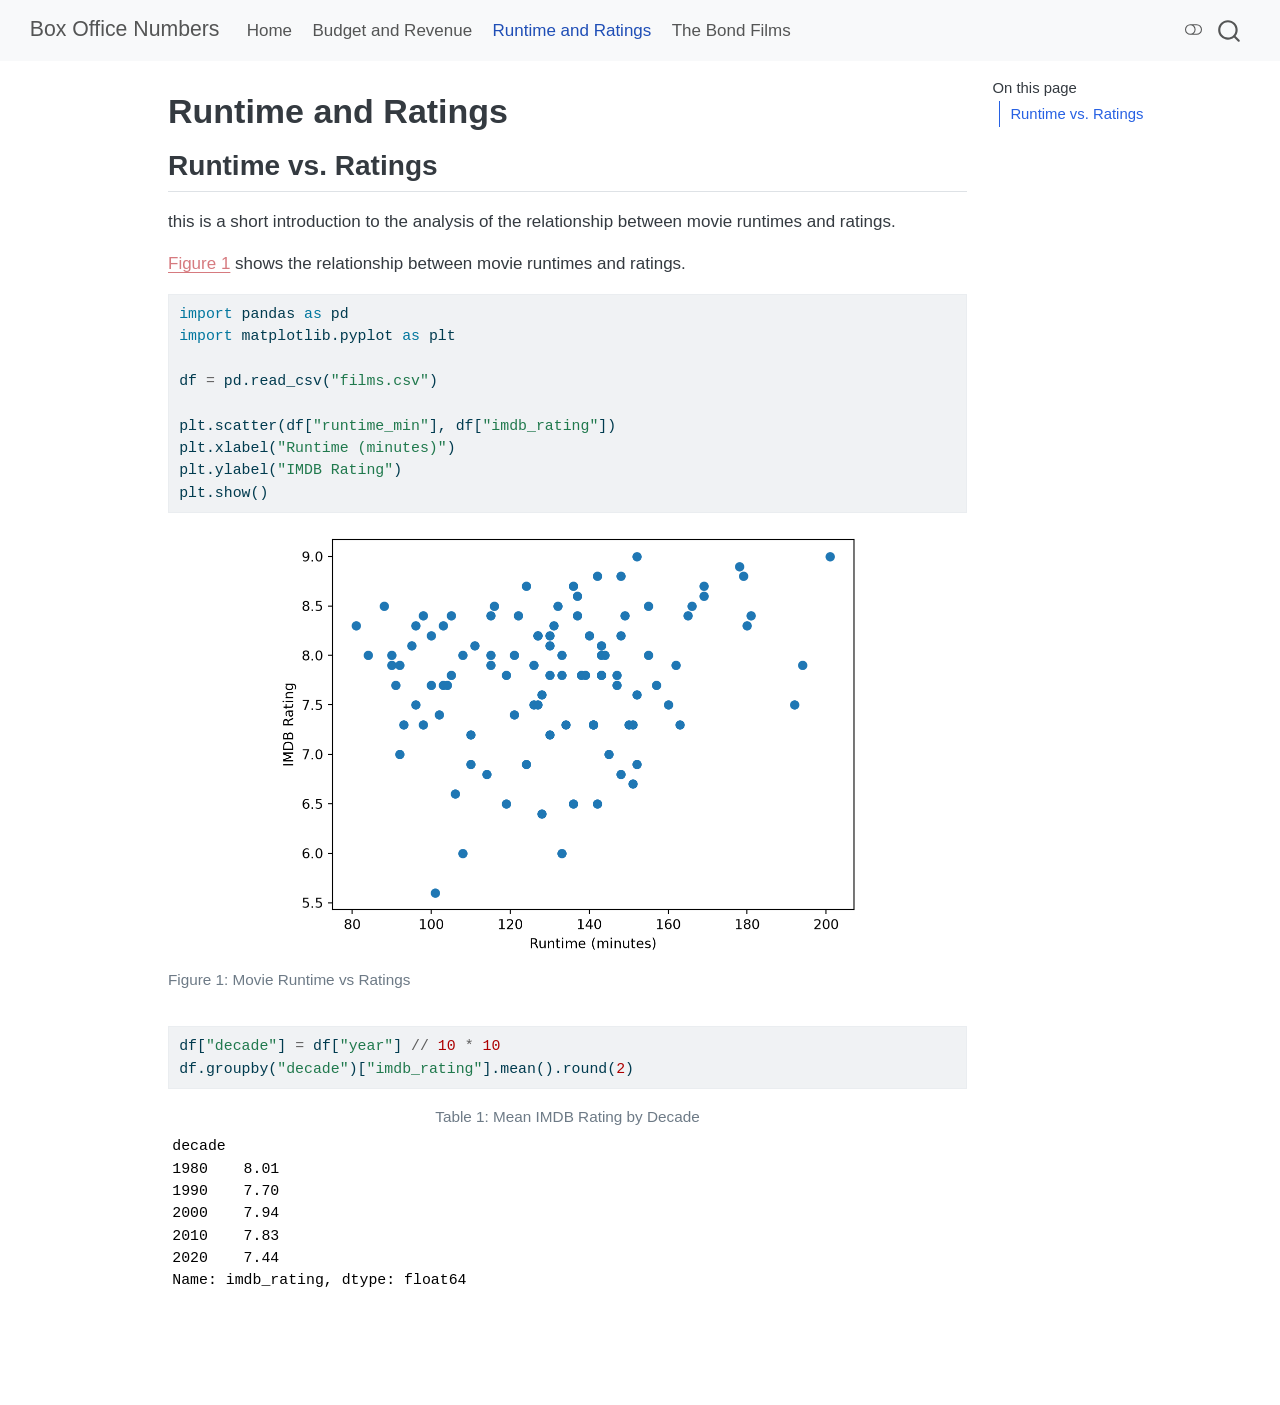
<file: runtime-rating.html>
<!DOCTYPE html>
<html xmlns="http://www.w3.org/1999/xhtml" lang="en" xml:lang="en"><head>

<meta charset="utf-8">
<meta name="generator" content="quarto-1.10.18">

<meta name="viewport" content="width=device-width, initial-scale=1.0, user-scalable=yes">


<title>Runtime and Ratings – Box Office Numbers</title>
<style>
/* Default styles provided by pandoc.
** See https://pandoc.org/MANUAL.html#variables-for-html for config info.
*/
span.smallcaps{font-variant: small-caps;}
div.columns{display: flex; gap: 1.5em;}
div.column{flex: auto;}
@media screen {
div.columns{gap: min(4vw, 1.5em);}
div.column{overflow-x: auto;}
}
div.hanging-indent{margin-left: 1.5em; text-indent: -1.5em;}
ul.task-list{list-style: none;}
ul.task-list li input[type="checkbox"] {
  width: 0.8em;
  margin: 0 0.8em 0.2em -1em; /* quarto-specific, see https://github.com/quarto-dev/quarto-cli/issues/4556 */ 
  vertical-align: middle;
}
/* CSS for syntax highlighting */
html { -webkit-text-size-adjust: 100%; }
pre > code.sourceCode { white-space: pre; position: relative; }
pre > code.sourceCode > span { display: inline-block; line-height: 1.25; }
pre > code.sourceCode > span:empty { height: 1.2em; }
.sourceCode { overflow: visible; }
code.sourceCode > span { color: inherit; text-decoration: inherit; }
div.sourceCode { margin: 1em 0; }
pre.sourceCode { margin: 0; }
@media screen {
div.sourceCode { overflow: auto; }
}
@media print {
pre > code.sourceCode { white-space: pre-wrap; }
pre > code.sourceCode > span { text-indent: -5em; padding-left: 5em; }
}
pre.numberSource code
  { counter-reset: source-line 0; }
pre.numberSource code > span
  { position: relative; left: -4em; counter-increment: source-line; }
pre.numberSource code > span > a:first-child::before
  { content: counter(source-line);
    position: relative; left: -1em; text-align: right; vertical-align: baseline;
    border: none; display: inline-block;
    -webkit-touch-callout: none; -webkit-user-select: none;
    -khtml-user-select: none; -moz-user-select: none;
    -ms-user-select: none; user-select: none;
    padding: 0 4px; width: 4em;
  }
pre.numberSource { margin-left: 3em;  padding-left: 4px; }
div.sourceCode
  {   }
@media screen {
pre > code.sourceCode > span > a:first-child::before { text-decoration: underline; }
}
</style>


<script src="site_libs/quarto-nav/quarto-nav.js"></script>
<script src="site_libs/quarto-nav/headroom.min.js"></script>
<script src="site_libs/clipboard/clipboard.min.js"></script>
<script src="site_libs/quarto-search/autocomplete.umd.js"></script>
<script src="site_libs/quarto-search/fuse.min.js"></script>
<script src="site_libs/quarto-search/quarto-search.js"></script>
<meta name="quarto:offset" content="./">
<script src="site_libs/quarto-html/quarto.js" type="module"></script>
<script src="site_libs/quarto-html/tabsets/tabsets.js" type="module"></script>
<script src="site_libs/quarto-html/popper.min.js"></script>
<script src="site_libs/quarto-html/tippy.umd.min.js"></script>
<script src="site_libs/quarto-html/anchor.min.js"></script>
<link href="site_libs/quarto-html/tippy.css" rel="stylesheet">
<link href="site_libs/quarto-html/quarto-syntax-highlighting-64a204ab8560d761af7679ceaba22944.css" rel="stylesheet" class="quarto-color-scheme" id="quarto-text-highlighting-styles">
<link href="site_libs/quarto-html/quarto-syntax-highlighting-dark-b85bc7c33db8c58e0ec93c3465666fed.css" rel="stylesheet" class="quarto-color-scheme quarto-color-alternate" id="quarto-text-highlighting-styles">
<link href="site_libs/quarto-html/quarto-syntax-highlighting-64a204ab8560d761af7679ceaba22944.css" rel="stylesheet" class="quarto-color-scheme-extra" id="quarto-text-highlighting-styles">
<script src="site_libs/bootstrap/bootstrap.min.js"></script>
<link href="site_libs/bootstrap/bootstrap-icons.css" rel="stylesheet">
<link href="site_libs/bootstrap/bootstrap-445b8638c3d06994fee0907d791121c4.min.css" rel="stylesheet" append-hash="true" class="quarto-color-scheme" id="quarto-bootstrap" data-mode="light">
<link href="site_libs/bootstrap/bootstrap-dark-df07115ad9f15e2ef3479c789e6873c8.min.css" rel="stylesheet" append-hash="true" class="quarto-color-scheme quarto-color-alternate" id="quarto-bootstrap" data-mode="dark">
<link href="site_libs/bootstrap/bootstrap-445b8638c3d06994fee0907d791121c4.min.css" rel="stylesheet" append-hash="true" class="quarto-color-scheme-extra" id="quarto-bootstrap" data-mode="light">
<script id="quarto-search-options" type="application/json">{
  "location": "navbar",
  "copy-button": false,
  "collapse-after": 3,
  "panel-placement": "end",
  "type": "overlay",
  "limit": 50,
  "keyboard-shortcut": [
    "f",
    "/",
    "s"
  ],
  "show-item-context": false,
  "language": {
    "search-no-results-text": "No results",
    "search-matching-documents-text": "matching documents",
    "search-copy-link-title": "Copy link to search",
    "search-hide-matches-text": "Hide additional matches",
    "search-more-match-text": "more match in this document",
    "search-more-matches-text": "more matches in this document",
    "search-clear-button-title": "Clear",
    "search-text-placeholder": "",
    "search-detached-cancel-button-title": "Cancel",
    "search-submit-button-title": "Submit",
    "search-label": "Search"
  }
}</script>


<link rel="stylesheet" href="styles.css">
</head>

<body class="nav-fixed quarto-light"><script id="quarto-html-before-body" type="application/javascript">
    const toggleBodyColorMode = (bsSheetEl) => {
      const mode = bsSheetEl.getAttribute("data-mode");
      const bodyEl = window.document.querySelector("body");
      if (mode === "dark") {
        bodyEl.classList.add("quarto-dark");
        bodyEl.classList.remove("quarto-light");
      } else {
        bodyEl.classList.add("quarto-light");
        bodyEl.classList.remove("quarto-dark");
      }
    }
    const toggleBodyColorPrimary = () => {
      const bsSheetEl = window.document.querySelector("link#quarto-bootstrap:not([rel=disabled-stylesheet])");
      if (bsSheetEl) {
        toggleBodyColorMode(bsSheetEl);
      }
    }
    const setColorSchemeToggle = (alternate) => {
      const toggles = window.document.querySelectorAll('.quarto-color-scheme-toggle');
      for (let i=0; i < toggles.length; i++) {
        const toggle = toggles[i];
        if (toggle) {
          if (alternate) {
            toggle.classList.add("alternate");
          } else {
            toggle.classList.remove("alternate");
          }
        }
      }
    };
    const toggleColorMode = (alternate) => {
      // Switch the stylesheets
      const primaryStylesheets = window.document.querySelectorAll('link.quarto-color-scheme:not(.quarto-color-alternate)');
      const alternateStylesheets = window.document.querySelectorAll('link.quarto-color-scheme.quarto-color-alternate');
      manageTransitions('#quarto-margin-sidebar .nav-link', false);
      if (alternate) {
        // note: dark is layered on light, we don't disable primary!
        enableStylesheet(alternateStylesheets);
        for (const sheetNode of alternateStylesheets) {
          if (sheetNode.id === "quarto-bootstrap") {
            toggleBodyColorMode(sheetNode);
          }
        }
      } else {
        disableStylesheet(alternateStylesheets);
        enableStylesheet(primaryStylesheets)
        toggleBodyColorPrimary();
      }
      manageTransitions('#quarto-margin-sidebar .nav-link', true);
      // Switch the toggles
      setColorSchemeToggle(alternate)
      // Hack to workaround the fact that safari doesn't
      // properly recolor the scrollbar when toggling (#1455)
      if (navigator.userAgent.indexOf('Safari') > 0 && navigator.userAgent.indexOf('Chrome') == -1) {
        manageTransitions("body", false);
        window.scrollTo(0, 1);
        setTimeout(() => {
          window.scrollTo(0, 0);
          manageTransitions("body", true);
        }, 40);
      }
    }
    const disableStylesheet = (stylesheets) => {
      for (let i=0; i < stylesheets.length; i++) {
        const stylesheet = stylesheets[i];
        stylesheet.rel = 'disabled-stylesheet';
      }
    }
    const enableStylesheet = (stylesheets) => {
      for (let i=0; i < stylesheets.length; i++) {
        const stylesheet = stylesheets[i];
        if(stylesheet.rel !== 'stylesheet') { // for Chrome, which will still FOUC without this check
          stylesheet.rel = 'stylesheet';
        }
      }
    }
    const manageTransitions = (selector, allowTransitions) => {
      const els = window.document.querySelectorAll(selector);
      for (let i=0; i < els.length; i++) {
        const el = els[i];
        if (allowTransitions) {
          el.classList.remove('notransition');
        } else {
          el.classList.add('notransition');
        }
      }
    }
    const isFileUrl = () => {
      return window.location.protocol === 'file:';
    }
    const hasAlternateSentinel = () => {
      let styleSentinel = getColorSchemeSentinel();
      if (styleSentinel !== null) {
        return styleSentinel === "alternate";
      } else {
        return false;
      }
    }
    const setStyleSentinel = (alternate) => {
      const value = alternate ? "alternate" : "default";
      if (!isFileUrl()) {
        window.localStorage.setItem("quarto-color-scheme", value);
      } else {
        localAlternateSentinel = value;
      }
    }
    const getColorSchemeSentinel = () => {
      if (!isFileUrl()) {
        const storageValue = window.localStorage.getItem("quarto-color-scheme");
        return storageValue != null ? storageValue : localAlternateSentinel;
      } else {
        return localAlternateSentinel;
      }
    }
    const toggleGiscusIfUsed = (isAlternate, darkModeDefault) => {
      const baseTheme = document.querySelector('#giscus-base-theme')?.value ?? 'light';
      const alternateTheme = document.querySelector('#giscus-alt-theme')?.value ?? 'dark';
      let newTheme = '';
      if(authorPrefersDark) {
        newTheme = isAlternate ? baseTheme : alternateTheme;
      } else {
        newTheme = isAlternate ? alternateTheme : baseTheme;
      }
      const changeGiscusTheme = () => {
        // From: https://github.com/giscus/giscus/issues/336
        const sendMessage = (message) => {
          const iframe = document.querySelector('iframe.giscus-frame');
          if (!iframe) return;
          iframe.contentWindow.postMessage({ giscus: message }, 'https://giscus.app');
        }
        sendMessage({
          setConfig: {
            theme: newTheme
          }
        });
      }
      const isGiscussLoaded = window.document.querySelector('iframe.giscus-frame') !== null;
      if (isGiscussLoaded) {
        changeGiscusTheme();
      }
    };
    const authorPrefersDark = false;
    const darkModeDefault = authorPrefersDark;
      document.querySelector('link#quarto-text-highlighting-styles.quarto-color-scheme-extra').rel = 'disabled-stylesheet';
      document.querySelector('link#quarto-bootstrap.quarto-color-scheme-extra').rel = 'disabled-stylesheet';
    let localAlternateSentinel = darkModeDefault ? 'alternate' : 'default';
    // Dark / light mode switch
    window.quartoToggleColorScheme = () => {
      // Read the current dark / light value
      let toAlternate = !hasAlternateSentinel();
      toggleColorMode(toAlternate);
      setStyleSentinel(toAlternate);
      toggleGiscusIfUsed(toAlternate, darkModeDefault);
      window.dispatchEvent(new Event('resize'));
    };
    // Switch to dark mode if need be
    if (hasAlternateSentinel()) {
      toggleColorMode(true);
    } else {
      toggleColorMode(false);
    }
  </script>

<div id="quarto-search-results"></div>
  <header id="quarto-header" class="headroom fixed-top">
    <nav class="navbar navbar-expand-lg " data-bs-theme="dark">
      <div class="navbar-container container-fluid">
      <div class="navbar-brand-container mx-auto">
    <a class="navbar-brand" href="./index.html">
    <span class="navbar-title">Box Office Numbers</span>
    </a>
  </div>
            <div id="quarto-search" class="" title="Search"></div>
          <button class="navbar-toggler" type="button" data-bs-toggle="collapse" data-bs-target="#navbarCollapse" aria-controls="navbarCollapse" role="menu" aria-expanded="false" aria-label="Toggle navigation" onclick="if (window.quartoToggleHeadroom) { window.quartoToggleHeadroom(); }">
  <span class="navbar-toggler-icon"></span>
</button>
          <div class="collapse navbar-collapse" id="navbarCollapse">
            <ul class="navbar-nav navbar-nav-scroll me-auto">
  <li class="nav-item">
    <a class="nav-link" href="./index.html"> 
<span class="menu-text">Home</span></a>
  </li>  
  <li class="nav-item">
    <a class="nav-link" href="./budget-revenue.html"> 
<span class="menu-text">Budget and Revenue</span></a>
  </li>  
  <li class="nav-item">
    <a class="nav-link active" href="./runtime-rating.html" aria-current="page"> 
<span class="menu-text">Runtime and Ratings</span></a>
  </li>  
  <li class="nav-item">
    <a class="nav-link" href="./bond.html"> 
<span class="menu-text">The Bond Films</span></a>
  </li>  
</ul>
          </div> <!-- /navcollapse -->
            <div class="quarto-navbar-tools">
  <a href="" class="quarto-color-scheme-toggle quarto-navigation-tool  px-1" onclick="window.quartoToggleColorScheme(); return false;" title="Toggle dark mode"><i class="bi"></i></a>
</div>
      </div> <!-- /container-fluid -->
    </nav>
</header>
<!-- content -->
<div id="quarto-content" class="quarto-container page-columns page-rows-contents page-layout-article page-navbar">
<!-- sidebar -->
<!-- margin-sidebar -->
    <div id="quarto-margin-sidebar" class="sidebar margin-sidebar">
        <nav id="TOC" role="doc-toc" class="toc-active">
    <h2 id="toc-title">On this page</h2>
   
  <ul>
  <li><a href="#runtime-vs.-ratings" id="toc-runtime-vs.-ratings" class="nav-link active" data-scroll-target="#runtime-vs.-ratings">Runtime vs.&nbsp;Ratings</a></li>
  </ul>
</nav>
    </div>
<!-- main -->
<main class="content" id="quarto-document-content">


<header id="title-block-header" class="quarto-title-block default">
<div class="quarto-title">
<h1 class="title">Runtime and Ratings</h1>
</div>



<div class="quarto-title-meta">

    
  
    
  </div>
  


</header>


<section id="runtime-vs.-ratings" class="level2">
<h2 class="anchored" data-anchor-id="runtime-vs.-ratings">Runtime vs.&nbsp;Ratings</h2>
<p>this is a short introduction to the analysis of the relationship between movie runtimes and ratings.</p>
<p><a href="#fig-runtime-ratings" class="quarto-xref">Figure&nbsp;1</a> shows the relationship between movie runtimes and ratings.</p>
<div id="cell-fig-runtime-ratings" class="cell" data-execution_count="1">
<div class="code-copy-outer-scaffold"><div class="sourceCode cell-code" id="cb1"><pre class="sourceCode python code-with-copy"><code class="sourceCode python"><span id="cb1-1"><a href="#cb1-1" aria-hidden="true" tabindex="-1"></a><span class="im">import</span> pandas <span class="im">as</span> pd</span>
<span id="cb1-2"><a href="#cb1-2" aria-hidden="true" tabindex="-1"></a><span class="im">import</span> matplotlib.pyplot <span class="im">as</span> plt</span>
<span id="cb1-3"><a href="#cb1-3" aria-hidden="true" tabindex="-1"></a></span>
<span id="cb1-4"><a href="#cb1-4" aria-hidden="true" tabindex="-1"></a>df <span class="op">=</span> pd.read_csv(<span class="st">"films.csv"</span>)</span>
<span id="cb1-5"><a href="#cb1-5" aria-hidden="true" tabindex="-1"></a></span>
<span id="cb1-6"><a href="#cb1-6" aria-hidden="true" tabindex="-1"></a>plt.scatter(df[<span class="st">"runtime_min"</span>], df[<span class="st">"imdb_rating"</span>])</span>
<span id="cb1-7"><a href="#cb1-7" aria-hidden="true" tabindex="-1"></a>plt.xlabel(<span class="st">"Runtime (minutes)"</span>)</span>
<span id="cb1-8"><a href="#cb1-8" aria-hidden="true" tabindex="-1"></a>plt.ylabel(<span class="st">"IMDB Rating"</span>)</span>
<span id="cb1-9"><a href="#cb1-9" aria-hidden="true" tabindex="-1"></a>plt.show()</span></code></pre></div><button title="Copy to Clipboard" class="code-copy-button"><i class="bi"></i></button></div>
<div class="cell-output cell-output-display">
<div id="fig-runtime-ratings" class="quarto-float quarto-figure quarto-figure-center anchored">
<figure class="quarto-float quarto-float-fig figure">
<div aria-describedby="fig-runtime-ratings-caption-0ceaefa1-69ba-4598-a22c-09a6ac19f8ca">
<img src="runtime-rating_files/figure-html/fig-runtime-ratings-output-1.png" width="590" height="431" class="figure-img">
</div>
<figcaption class="quarto-float-caption-bottom quarto-float-caption quarto-float-fig" id="fig-runtime-ratings-caption-0ceaefa1-69ba-4598-a22c-09a6ac19f8ca">
Figure&nbsp;1: Movie Runtime vs Ratings
</figcaption>
</figure>
</div>
</div>
</div>
<div class="cell" data-execution_count="2">
<div class="code-copy-outer-scaffold"><div class="sourceCode cell-code" id="cb2"><pre class="sourceCode python code-with-copy"><code class="sourceCode python"><span id="cb2-1"><a href="#cb2-1" aria-hidden="true" tabindex="-1"></a>df[<span class="st">"decade"</span>] <span class="op">=</span> df[<span class="st">"year"</span>] <span class="op">//</span> <span class="dv">10</span> <span class="op">*</span> <span class="dv">10</span></span>
<span id="cb2-2"><a href="#cb2-2" aria-hidden="true" tabindex="-1"></a>df.groupby(<span class="st">"decade"</span>)[<span class="st">"imdb_rating"</span>].mean().<span class="bu">round</span>(<span class="dv">2</span>)</span></code></pre></div><button title="Copy to Clipboard" class="code-copy-button"><i class="bi"></i></button></div>
<div id="tbl-mean-rating-by-decade" class="cell quarto-float quarto-figure quarto-figure-center anchored" data-execution_count="2">
<figure class="quarto-float quarto-float-tbl figure">
<figcaption class="quarto-float-caption-top quarto-float-caption quarto-float-tbl" id="tbl-mean-rating-by-decade-caption-0ceaefa1-69ba-4598-a22c-09a6ac19f8ca">
Table&nbsp;1: Mean IMDB Rating by Decade
</figcaption>
<div aria-describedby="tbl-mean-rating-by-decade-caption-0ceaefa1-69ba-4598-a22c-09a6ac19f8ca">
<div class="cell-output cell-output-display" data-execution_count="2">
<pre><code>decade
1980    8.01
1990    7.70
2000    7.94
2010    7.83
2020    7.44
Name: imdb_rating, dtype: float64</code></pre>
</div>
</div>
</figure>
</div>
</div>


</section>

</main> <!-- /main -->
<script id="quarto-html-after-body" type="application/javascript">
  window.document.addEventListener("DOMContentLoaded", function (event) {
    // Ensure there is a toggle, if there isn't float one in the top right
    if (window.document.querySelector('.quarto-color-scheme-toggle') === null) {
      const a = window.document.createElement('a');
      a.classList.add('top-right');
      a.classList.add('quarto-color-scheme-toggle');
      a.href = "";
      a.onclick = function() { try { window.quartoToggleColorScheme(); } catch {} return false; };
      const i = window.document.createElement("i");
      i.classList.add('bi');
      a.appendChild(i);
      window.document.body.appendChild(a);
    }
    setColorSchemeToggle(hasAlternateSentinel())
    const icon = "";
    const anchorJS = new window.AnchorJS();
    anchorJS.options = {
      placement: 'right',
      icon: icon
    };
    anchorJS.add('.anchored');
    const isCodeAnnotation = (el) => {
      for (const clz of el.classList) {
        if (clz.startsWith('code-annotation-')) {                     
          return true;
        }
      }
      return false;
    }
    const onCopySuccess = function(e) {
      // button target
      const button = e.trigger;
      // don't keep focus
      button.blur();
      // flash "checked"
      button.classList.add('code-copy-button-checked');
      var currentTitle = button.getAttribute("title");
      button.setAttribute("title", "Copied!");
      let tooltip;
      if (window.bootstrap) {
        button.setAttribute("data-bs-toggle", "tooltip");
        button.setAttribute("data-bs-placement", "left");
        button.setAttribute("data-bs-title", "Copied!");
        tooltip = new bootstrap.Tooltip(button, 
          { trigger: "manual", 
            customClass: "code-copy-button-tooltip",
            offset: [0, -8]});
        tooltip.show();    
      }
      setTimeout(function() {
        if (tooltip) {
          tooltip.hide();
          button.removeAttribute("data-bs-title");
          button.removeAttribute("data-bs-toggle");
          button.removeAttribute("data-bs-placement");
        }
        button.setAttribute("title", currentTitle);
        button.classList.remove('code-copy-button-checked');
      }, 1000);
      // clear code selection
      e.clearSelection();
    }
    const getTextToCopy = function(trigger) {
      const outerScaffold = trigger.parentElement.cloneNode(true);
      const codeEl = outerScaffold.querySelector('code');
      for (const childEl of codeEl.children) {
        if (isCodeAnnotation(childEl)) {
          childEl.remove();
        }
      }
      return codeEl.innerText;
    }
    const clipboard = new window.ClipboardJS('.code-copy-button:not([data-in-quarto-modal])', {
      text: getTextToCopy
    });
    clipboard.on('success', onCopySuccess);
    if (window.document.getElementById('quarto-embedded-source-code-modal')) {
      const clipboardModal = new window.ClipboardJS('.code-copy-button[data-in-quarto-modal]', {
        text: getTextToCopy,
        container: window.document.getElementById('quarto-embedded-source-code-modal')
      });
      clipboardModal.on('success', onCopySuccess);
    }
      var localhostRegex = new RegExp(/^(?:http|https):\/\/localhost\:?[0-9]*\//);
      var mailtoRegex = new RegExp(/^mailto:/);
        var filterRegex = new RegExp("https:\/\/Cynthiah0503\.github\.io\/datasci350-quiz02\/");
      var isInternal = (href) => {
          return filterRegex.test(href) || localhostRegex.test(href) || mailtoRegex.test(href);
      }
      // Inspect non-navigation links and adorn them if external
     var links = window.document.querySelectorAll('a[href]:not(.nav-link):not(.navbar-brand):not(.toc-action):not(.sidebar-link):not(.sidebar-item-toggle):not(.pagination-link):not(.no-external):not([aria-hidden]):not(.dropdown-item):not(.quarto-navigation-tool):not(.about-link)');
      for (var i=0; i<links.length; i++) {
        const link = links[i];
        if (!isInternal(link.href)) {
          // undo the damage that might have been done by quarto-nav.js in the case of
          // links that we want to consider external
          if (link.dataset.originalHref !== undefined) {
            link.href = link.dataset.originalHref;
          }
        }
      }
    function tippyHover(el, contentFn, onTriggerFn, onUntriggerFn) {
      const config = {
        allowHTML: true,
        maxWidth: 500,
        delay: 100,
        arrow: false,
        appendTo: function(el) {
            return el.parentElement;
        },
        interactive: true,
        interactiveBorder: 10,
        theme: 'quarto',
        placement: 'bottom-start',
      };
      if (contentFn) {
        config.content = contentFn;
      }
      if (onTriggerFn) {
        config.onTrigger = onTriggerFn;
      }
      if (onUntriggerFn) {
        config.onUntrigger = onUntriggerFn;
      }
      window.tippy(el, config); 
    }
    const noterefs = window.document.querySelectorAll('a[role="doc-noteref"]');
    for (var i=0; i<noterefs.length; i++) {
      const ref = noterefs[i];
      tippyHover(ref, function() {
        // use id or data attribute instead here
        let href = ref.getAttribute('data-footnote-href') || ref.getAttribute('href');
        try { href = new URL(href).hash; } catch {}
        const id = href.replace(/^#\/?/, "");
        const note = window.document.getElementById(id);
        if (note) {
          return note.innerHTML;
        } else {
          return "";
        }
      });
    }
    const xrefs = window.document.querySelectorAll('a.quarto-xref');
    const processXRef = (id, note) => {
      // Strip column container classes
      const stripColumnClz = (el) => {
        el.classList.remove("page-full", "page-columns");
        if (el.children) {
          for (const child of el.children) {
            stripColumnClz(child);
          }
        }
      }
      stripColumnClz(note)
      if (id === null || id.startsWith('sec-')) {
        // Special case sections, only their first couple elements
        const container = document.createElement("div");
        if (note.children && note.children.length > 2) {
          container.appendChild(note.children[0].cloneNode(true));
          for (let i = 1; i < note.children.length; i++) {
            const child = note.children[i];
            if (child.tagName === "P" && child.innerText === "") {
              continue;
            } else {
              container.appendChild(child.cloneNode(true));
              break;
            }
          }
          if (window.Quarto?.typesetMath) {
            window.Quarto.typesetMath(container);
          }
          return container.innerHTML
        } else {
          if (window.Quarto?.typesetMath) {
            window.Quarto.typesetMath(note);
          }
          return note.innerHTML;
        }
      } else {
        // Remove any anchor links if they are present
        const anchorLink = note.querySelector('a.anchorjs-link');
        if (anchorLink) {
          anchorLink.remove();
        }
        if (window.Quarto?.typesetMath) {
          window.Quarto.typesetMath(note);
        }
        if (note.classList.contains("callout")) {
          return note.outerHTML;
        } else {
          return note.innerHTML;
        }
      }
    }
    for (var i=0; i<xrefs.length; i++) {
      const xref = xrefs[i];
      tippyHover(xref, undefined, function(instance) {
        instance.disable();
        let url = xref.getAttribute('href');
        let hash = undefined; 
        if (url.startsWith('#')) {
          hash = url;
        } else {
          try { hash = new URL(url).hash; } catch {}
        }
        if (hash) {
          const id = hash.replace(/^#\/?/, "");
          const note = window.document.getElementById(id);
          if (note !== null) {
            try {
              const html = processXRef(id, note.cloneNode(true));
              instance.setContent(html);
            } finally {
              instance.enable();
              instance.show();
            }
          } else {
            // See if we can fetch this
            fetch(url.split('#')[0])
            .then(res => res.text())
            .then(html => {
              const parser = new DOMParser();
              const htmlDoc = parser.parseFromString(html, "text/html");
              const note = htmlDoc.getElementById(id);
              if (note !== null) {
                const html = processXRef(id, note);
                instance.setContent(html);
              } 
            }).finally(() => {
              instance.enable();
              instance.show();
            });
          }
        } else {
          // See if we can fetch a full url (with no hash to target)
          // This is a special case and we should probably do some content thinning / targeting
          fetch(url)
          .then(res => res.text())
          .then(html => {
            const parser = new DOMParser();
            const htmlDoc = parser.parseFromString(html, "text/html");
            const note = htmlDoc.querySelector('main.content');
            if (note !== null) {
              // This should only happen for chapter cross references
              // (since there is no id in the URL)
              // remove the first header
              if (note.children.length > 0 && note.children[0].tagName === "HEADER") {
                note.children[0].remove();
              }
              const html = processXRef(null, note);
              instance.setContent(html);
            } 
          }).finally(() => {
            instance.enable();
            instance.show();
          });
        }
      }, function(instance) {
      });
    }
        let selectedAnnoteEl;
        const selectorForAnnotation = ( cell, annotation) => {
          let cellAttr = 'data-code-cell="' + cell + '"';
          let lineAttr = 'data-code-annotation="' +  annotation + '"';
          const selector = 'span[' + cellAttr + '][' + lineAttr + ']';
          return selector;
        }
        const selectCodeLines = (annoteEl) => {
          const doc = window.document;
          const targetCell = annoteEl.getAttribute("data-target-cell");
          const targetAnnotation = annoteEl.getAttribute("data-target-annotation");
          const annoteSpan = window.document.querySelector(selectorForAnnotation(targetCell, targetAnnotation));
          const lines = annoteSpan.getAttribute("data-code-lines").split(",");
          const lineIds = lines.map((line) => {
            return targetCell + "-" + line;
          })
          let top = null;
          let height = null;
          let parent = null;
          if (lineIds.length > 0) {
              //compute the position of the single el (top and bottom and make a div)
              const el = window.document.getElementById(lineIds[0]);
              top = el.offsetTop;
              height = el.offsetHeight;
              parent = el.parentElement.parentElement;
            if (lineIds.length > 1) {
              const lastEl = window.document.getElementById(lineIds[lineIds.length - 1]);
              const bottom = lastEl.offsetTop + lastEl.offsetHeight;
              height = bottom - top;
            }
            if (top !== null && height !== null && parent !== null) {
              // cook up a div (if necessary) and position it 
              let div = window.document.getElementById("code-annotation-line-highlight");
              if (div === null) {
                div = window.document.createElement("div");
                div.setAttribute("id", "code-annotation-line-highlight");
                div.style.position = 'absolute';
                parent.appendChild(div);
              }
              div.style.top = top - 2 + "px";
              div.style.height = height + 4 + "px";
              div.style.left = 0;
              let gutterDiv = window.document.getElementById("code-annotation-line-highlight-gutter");
              if (gutterDiv === null) {
                gutterDiv = window.document.createElement("div");
                gutterDiv.setAttribute("id", "code-annotation-line-highlight-gutter");
                gutterDiv.style.position = 'absolute';
                const codeCell = window.document.getElementById(targetCell);
                const gutter = codeCell.querySelector('.code-annotation-gutter');
                gutter.appendChild(gutterDiv);
              }
              gutterDiv.style.top = top - 2 + "px";
              gutterDiv.style.height = height + 4 + "px";
            }
            selectedAnnoteEl = annoteEl;
          }
        };
        const unselectCodeLines = () => {
          const elementsIds = ["code-annotation-line-highlight", "code-annotation-line-highlight-gutter"];
          elementsIds.forEach((elId) => {
            const div = window.document.getElementById(elId);
            if (div) {
              div.remove();
            }
          });
          selectedAnnoteEl = undefined;
        };
          // Handle positioning of the toggle
      window.addEventListener(
        "resize",
        throttle(() => {
          elRect = undefined;
          if (selectedAnnoteEl) {
            selectCodeLines(selectedAnnoteEl);
          }
        }, 10)
      );
      function throttle(fn, ms) {
      let throttle = false;
      let timer;
        return (...args) => {
          if(!throttle) { // first call gets through
              fn.apply(this, args);
              throttle = true;
          } else { // all the others get throttled
              if(timer) clearTimeout(timer); // cancel #2
              timer = setTimeout(() => {
                fn.apply(this, args);
                timer = throttle = false;
              }, ms);
          }
        };
      }
        // Attach click handler to the DT
        const annoteDls = window.document.querySelectorAll('dt[data-target-cell]');
        for (const annoteDlNode of annoteDls) {
          annoteDlNode.addEventListener('click', (event) => {
            const clickedEl = event.target;
            if (clickedEl !== selectedAnnoteEl) {
              unselectCodeLines();
              const activeEl = window.document.querySelector('dt[data-target-cell].code-annotation-active');
              if (activeEl) {
                activeEl.classList.remove('code-annotation-active');
              }
              selectCodeLines(clickedEl);
              clickedEl.classList.add('code-annotation-active');
            } else {
              // Unselect the line
              unselectCodeLines();
              clickedEl.classList.remove('code-annotation-active');
            }
          });
        }
    const findCites = (el) => {
      const parentEl = el.parentElement;
      if (parentEl) {
        const cites = parentEl.dataset.cites;
        if (cites) {
          return {
            el,
            cites: cites.split(' ')
          };
        } else {
          return findCites(el.parentElement)
        }
      } else {
        return undefined;
      }
    };
    var bibliorefs = window.document.querySelectorAll('a[role="doc-biblioref"]');
    for (var i=0; i<bibliorefs.length; i++) {
      const ref = bibliorefs[i];
      const citeInfo = findCites(ref);
      if (citeInfo) {
        tippyHover(citeInfo.el, function() {
          var popup = window.document.createElement('div');
          citeInfo.cites.forEach(function(cite) {
            var citeDiv = window.document.createElement('div');
            citeDiv.classList.add('hanging-indent');
            citeDiv.classList.add('csl-entry');
            var biblioDiv = window.document.getElementById('ref-' + cite);
            if (biblioDiv) {
              citeDiv.innerHTML = biblioDiv.innerHTML;
            }
            popup.appendChild(citeDiv);
          });
          return popup.innerHTML;
        });
      }
    }
  });
  </script>
</div> <!-- /content -->




</body></html>
</file>
<file: site_libs/quarto-html/tippy.css>
.tippy-box[data-animation=fade][data-state=hidden]{opacity:0}[data-tippy-root]{max-width:calc(100vw - 10px)}.tippy-box{position:relative;background-color:#333;color:#fff;border-radius:4px;font-size:14px;line-height:1.4;white-space:normal;outline:0;transition-property:transform,visibility,opacity}.tippy-box[data-placement^=top]>.tippy-arrow{bottom:0}.tippy-box[data-placement^=top]>.tippy-arrow:before{bottom:-7px;left:0;border-width:8px 8px 0;border-top-color:initial;transform-origin:center top}.tippy-box[data-placement^=bottom]>.tippy-arrow{top:0}.tippy-box[data-placement^=bottom]>.tippy-arrow:before{top:-7px;left:0;border-width:0 8px 8px;border-bottom-color:initial;transform-origin:center bottom}.tippy-box[data-placement^=left]>.tippy-arrow{right:0}.tippy-box[data-placement^=left]>.tippy-arrow:before{border-width:8px 0 8px 8px;border-left-color:initial;right:-7px;transform-origin:center left}.tippy-box[data-placement^=right]>.tippy-arrow{left:0}.tippy-box[data-placement^=right]>.tippy-arrow:before{left:-7px;border-width:8px 8px 8px 0;border-right-color:initial;transform-origin:center right}.tippy-box[data-inertia][data-state=visible]{transition-timing-function:cubic-bezier(.54,1.5,.38,1.11)}.tippy-arrow{width:16px;height:16px;color:#333}.tippy-arrow:before{content:"";position:absolute;border-color:transparent;border-style:solid}.tippy-content{position:relative;padding:5px 9px;z-index:1}
</file>
<file: site_libs/quarto-html/quarto-syntax-highlighting-64a204ab8560d761af7679ceaba22944.css>
/* quarto syntax highlight colors */
:root {
  --quarto-hl-ot-color: #003B4F;
  --quarto-hl-at-color: #657422;
  --quarto-hl-ss-color: #20794D;
  --quarto-hl-an-color: #5E5E5E;
  --quarto-hl-fu-color: #4758AB;
  --quarto-hl-st-color: #20794D;
  --quarto-hl-cf-color: #003B4F;
  --quarto-hl-op-color: #5E5E5E;
  --quarto-hl-er-color: #AD0000;
  --quarto-hl-bn-color: #AD0000;
  --quarto-hl-al-color: #AD0000;
  --quarto-hl-va-color: #111111;
  --quarto-hl-bu-color: inherit;
  --quarto-hl-ex-color: inherit;
  --quarto-hl-pp-color: #AD0000;
  --quarto-hl-in-color: #5E5E5E;
  --quarto-hl-vs-color: #20794D;
  --quarto-hl-wa-color: #5E5E5E;
  --quarto-hl-do-color: #5E5E5E;
  --quarto-hl-im-color: #00769E;
  --quarto-hl-ch-color: #20794D;
  --quarto-hl-dt-color: #AD0000;
  --quarto-hl-fl-color: #AD0000;
  --quarto-hl-co-color: #5E5E5E;
  --quarto-hl-cv-color: #5E5E5E;
  --quarto-hl-cn-color: #8f5902;
  --quarto-hl-sc-color: #5E5E5E;
  --quarto-hl-dv-color: #AD0000;
  --quarto-hl-kw-color: #003B4F;
}

/* other quarto variables */
:root {
  --quarto-font-monospace: SFMono-Regular, Menlo, Monaco, Consolas, "Liberation Mono", "Courier New", monospace;
}

/* syntax highlight based on Pandoc's rules */
pre > code.sourceCode > span {
  color: #003B4F;
}

code.sourceCode > span {
  color: #003B4F;
}

div.sourceCode,
div.sourceCode pre.sourceCode {
  color: #003B4F;
}

/* Normal */
code span {
  color: #003B4F;
}

/* Alert */
code span.al {
  color: #AD0000;
  font-style: inherit;
}

/* Annotation */
code span.an {
  color: #5E5E5E;
  font-style: inherit;
}

/* Attribute */
code span.at {
  color: #657422;
  font-style: inherit;
}

/* BaseN */
code span.bn {
  color: #AD0000;
  font-style: inherit;
}

/* BuiltIn */
code span.bu {
  font-style: inherit;
}

/* ControlFlow */
code span.cf {
  color: #003B4F;
  font-weight: bold;
  font-style: inherit;
}

/* Char */
code span.ch {
  color: #20794D;
  font-style: inherit;
}

/* Constant */
code span.cn {
  color: #8f5902;
  font-style: inherit;
}

/* Comment */
code span.co {
  color: #5E5E5E;
  font-style: inherit;
}

/* CommentVar */
code span.cv {
  color: #5E5E5E;
  font-style: italic;
}

/* Documentation */
code span.do {
  color: #5E5E5E;
  font-style: italic;
}

/* DataType */
code span.dt {
  color: #AD0000;
  font-style: inherit;
}

/* DecVal */
code span.dv {
  color: #AD0000;
  font-style: inherit;
}

/* Error */
code span.er {
  color: #AD0000;
  font-style: inherit;
}

/* Extension */
code span.ex {
  font-style: inherit;
}

/* Float */
code span.fl {
  color: #AD0000;
  font-style: inherit;
}

/* Function */
code span.fu {
  color: #4758AB;
  font-style: inherit;
}

/* Import */
code span.im {
  color: #00769E;
  font-style: inherit;
}

/* Information */
code span.in {
  color: #5E5E5E;
  font-style: inherit;
}

/* Keyword */
code span.kw {
  color: #003B4F;
  font-weight: bold;
  font-style: inherit;
}

/* Operator */
code span.op {
  color: #5E5E5E;
  font-style: inherit;
}

/* Other */
code span.ot {
  color: #003B4F;
  font-style: inherit;
}

/* Preprocessor */
code span.pp {
  color: #AD0000;
  font-style: inherit;
}

/* SpecialChar */
code span.sc {
  color: #5E5E5E;
  font-style: inherit;
}

/* SpecialString */
code span.ss {
  color: #20794D;
  font-style: inherit;
}

/* String */
code span.st {
  color: #20794D;
  font-style: inherit;
}

/* Variable */
code span.va {
  color: #111111;
  font-style: inherit;
}

/* VerbatimString */
code span.vs {
  color: #20794D;
  font-style: inherit;
}

/* Warning */
code span.wa {
  color: #5E5E5E;
  font-style: italic;
}

.prevent-inlining {
  content: "</";
}

/*# sourceMappingURL=9d8d5bb603a83b8298b89080a598c93b.css.map */
</file>
<file: site_libs/quarto-html/quarto-syntax-highlighting-dark-b85bc7c33db8c58e0ec93c3465666fed.css>
/* quarto syntax highlight colors */
:root {
  --quarto-hl-al-color: #f07178;
  --quarto-hl-an-color: #d4d0ab;
  --quarto-hl-at-color: #00e0e0;
  --quarto-hl-bn-color: #d4d0ab;
  --quarto-hl-bu-color: #abe338;
  --quarto-hl-ch-color: #abe338;
  --quarto-hl-co-color: #f8f8f2;
  --quarto-hl-cv-color: #ffd700;
  --quarto-hl-cn-color: #ffd700;
  --quarto-hl-cf-color: #ffa07a;
  --quarto-hl-dt-color: #ffa07a;
  --quarto-hl-dv-color: #d4d0ab;
  --quarto-hl-do-color: #f8f8f2;
  --quarto-hl-er-color: #f07178;
  --quarto-hl-ex-color: #00e0e0;
  --quarto-hl-fl-color: #d4d0ab;
  --quarto-hl-fu-color: #ffa07a;
  --quarto-hl-im-color: #abe338;
  --quarto-hl-in-color: #d4d0ab;
  --quarto-hl-kw-color: #ffa07a;
  --quarto-hl-op-color: #ffa07a;
  --quarto-hl-ot-color: #00e0e0;
  --quarto-hl-pp-color: #dcc6e0;
  --quarto-hl-re-color: #00e0e0;
  --quarto-hl-sc-color: #abe338;
  --quarto-hl-ss-color: #abe338;
  --quarto-hl-st-color: #abe338;
  --quarto-hl-va-color: #00e0e0;
  --quarto-hl-vs-color: #abe338;
  --quarto-hl-wa-color: #dcc6e0;
}

/* other quarto variables */
:root {
  --quarto-font-monospace: SFMono-Regular, Menlo, Monaco, Consolas, "Liberation Mono", "Courier New", monospace;
}

/* syntax highlight based on Pandoc's rules */
pre > code.sourceCode > span {
  color: #f8f8f2;
}

code.sourceCode > span {
  color: #f8f8f2;
}

div.sourceCode,
div.sourceCode pre.sourceCode {
  color: #f8f8f2;
}

/* Normal */
code span {
  color: #f8f8f2;
}

/* Alert */
code span.al {
  color: #f07178;
}

/* Annotation */
code span.an {
  color: #d4d0ab;
}

/* Attribute */
code span.at {
  color: #00e0e0;
}

/* BaseN */
code span.bn {
  color: #d4d0ab;
}

/* BuiltIn */
code span.bu {
  color: #abe338;
}

/* ControlFlow */
code span.cf {
  font-weight: bold;
  color: #ffa07a;
}

/* Char */
code span.ch {
  color: #abe338;
}

/* Constant */
code span.cn {
  color: #ffd700;
}

/* Comment */
code span.co {
  font-style: italic;
  color: #f8f8f2;
}

/* CommentVar */
code span.cv {
  color: #ffd700;
}

/* Documentation */
code span.do {
  color: #f8f8f2;
}

/* DataType */
code span.dt {
  color: #ffa07a;
}

/* DecVal */
code span.dv {
  color: #d4d0ab;
}

/* Error */
code span.er {
  color: #f07178;
  text-decoration: underline;
}

/* Extension */
code span.ex {
  font-weight: bold;
  color: #00e0e0;
}

/* Float */
code span.fl {
  color: #d4d0ab;
}

/* Function */
code span.fu {
  color: #ffa07a;
}

/* Import */
code span.im {
  color: #abe338;
}

/* Information */
code span.in {
  color: #d4d0ab;
}

/* Keyword */
code span.kw {
  font-weight: bold;
  color: #ffa07a;
}

/* Operator */
code span.op {
  color: #ffa07a;
}

/* Other */
code span.ot {
  color: #00e0e0;
}

/* Preprocessor */
code span.pp {
  color: #dcc6e0;
}

/* RegionMarker */
code span.re {
  background-color: #f8f8f2;
  color: #00e0e0;
}

/* SpecialChar */
code span.sc {
  color: #abe338;
}

/* SpecialString */
code span.ss {
  color: #abe338;
}

/* String */
code span.st {
  color: #abe338;
}

/* Variable */
code span.va {
  color: #00e0e0;
}

/* VerbatimString */
code span.vs {
  color: #abe338;
}

/* Warning */
code span.wa {
  color: #dcc6e0;
}

.prevent-inlining {
  content: "</";
}

/*# sourceMappingURL=4ed8f1090dec6531da29ab00902aa718.css.map */
</file>
<file: styles.css>
/* css styles */

a {
  color: rgb(214 122 127);
}

body {
  font-family: "Gill Sans", sans-serif;
}
</file>
